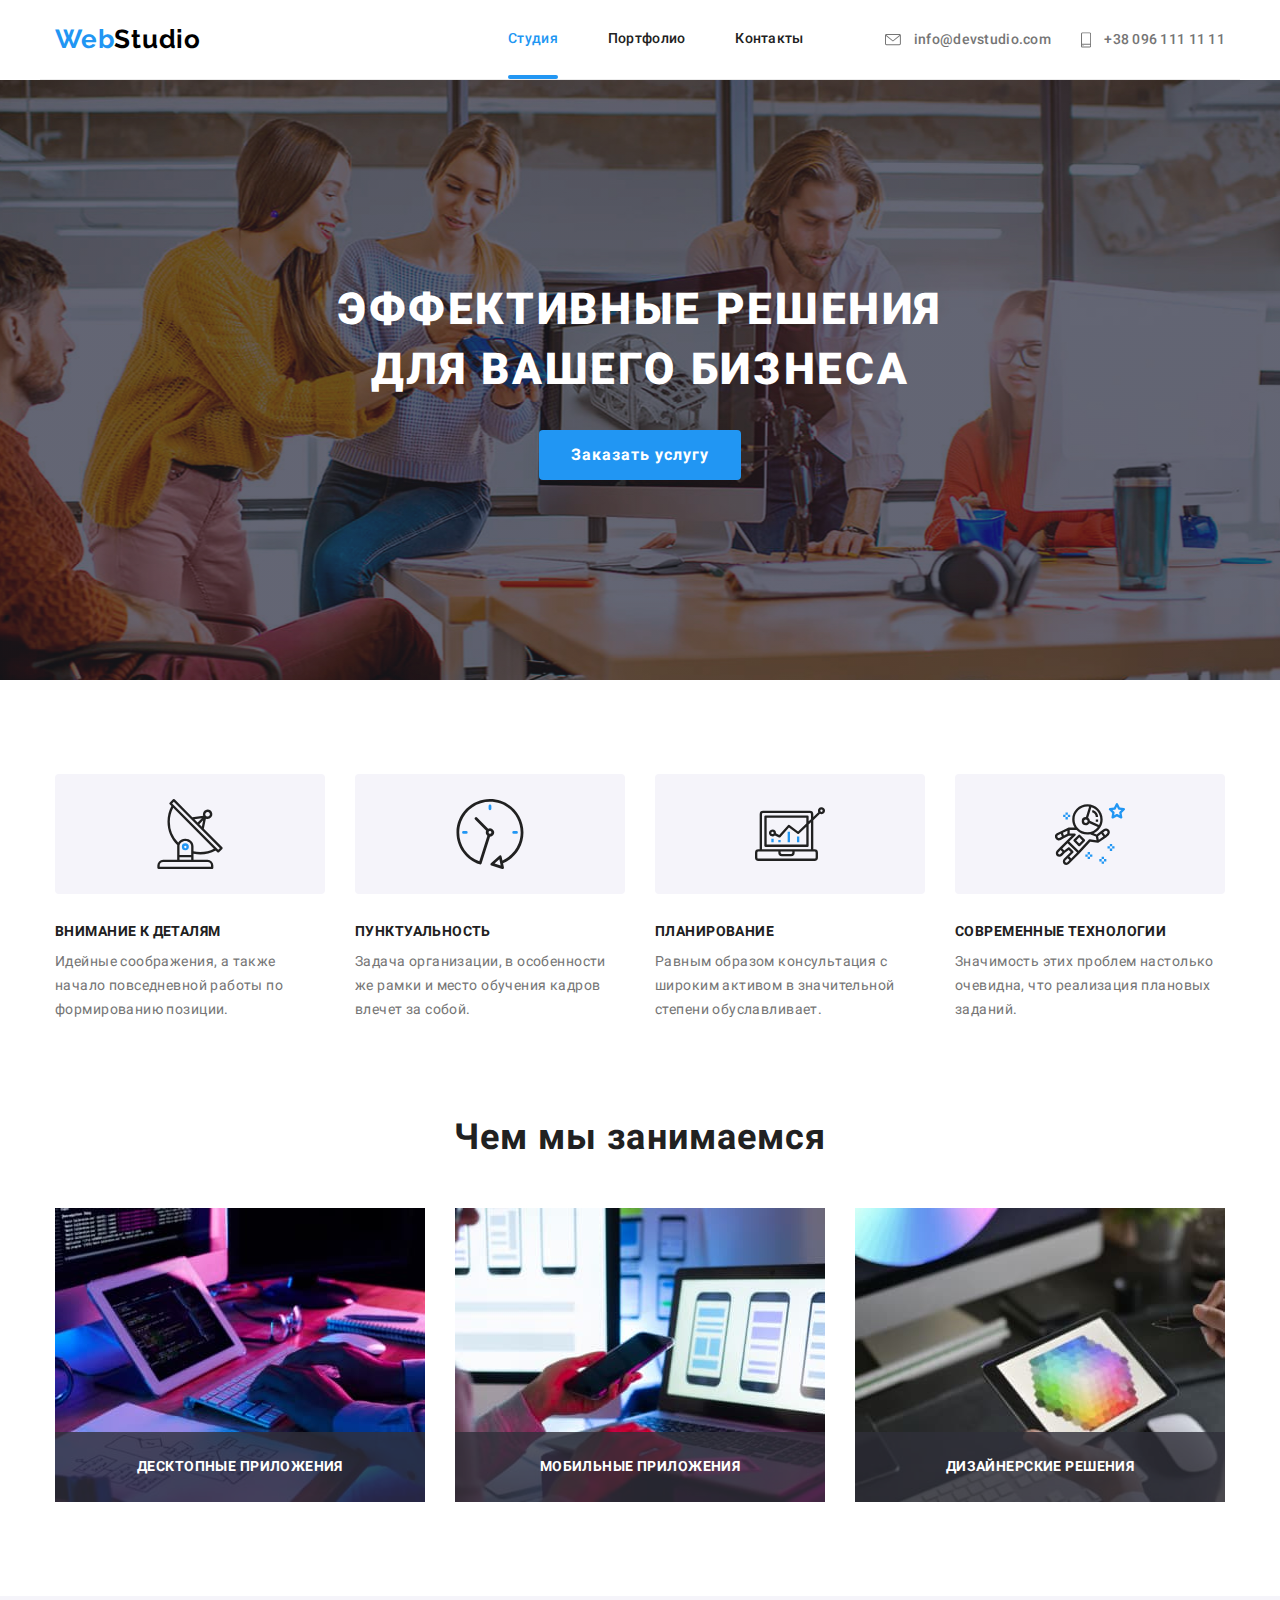
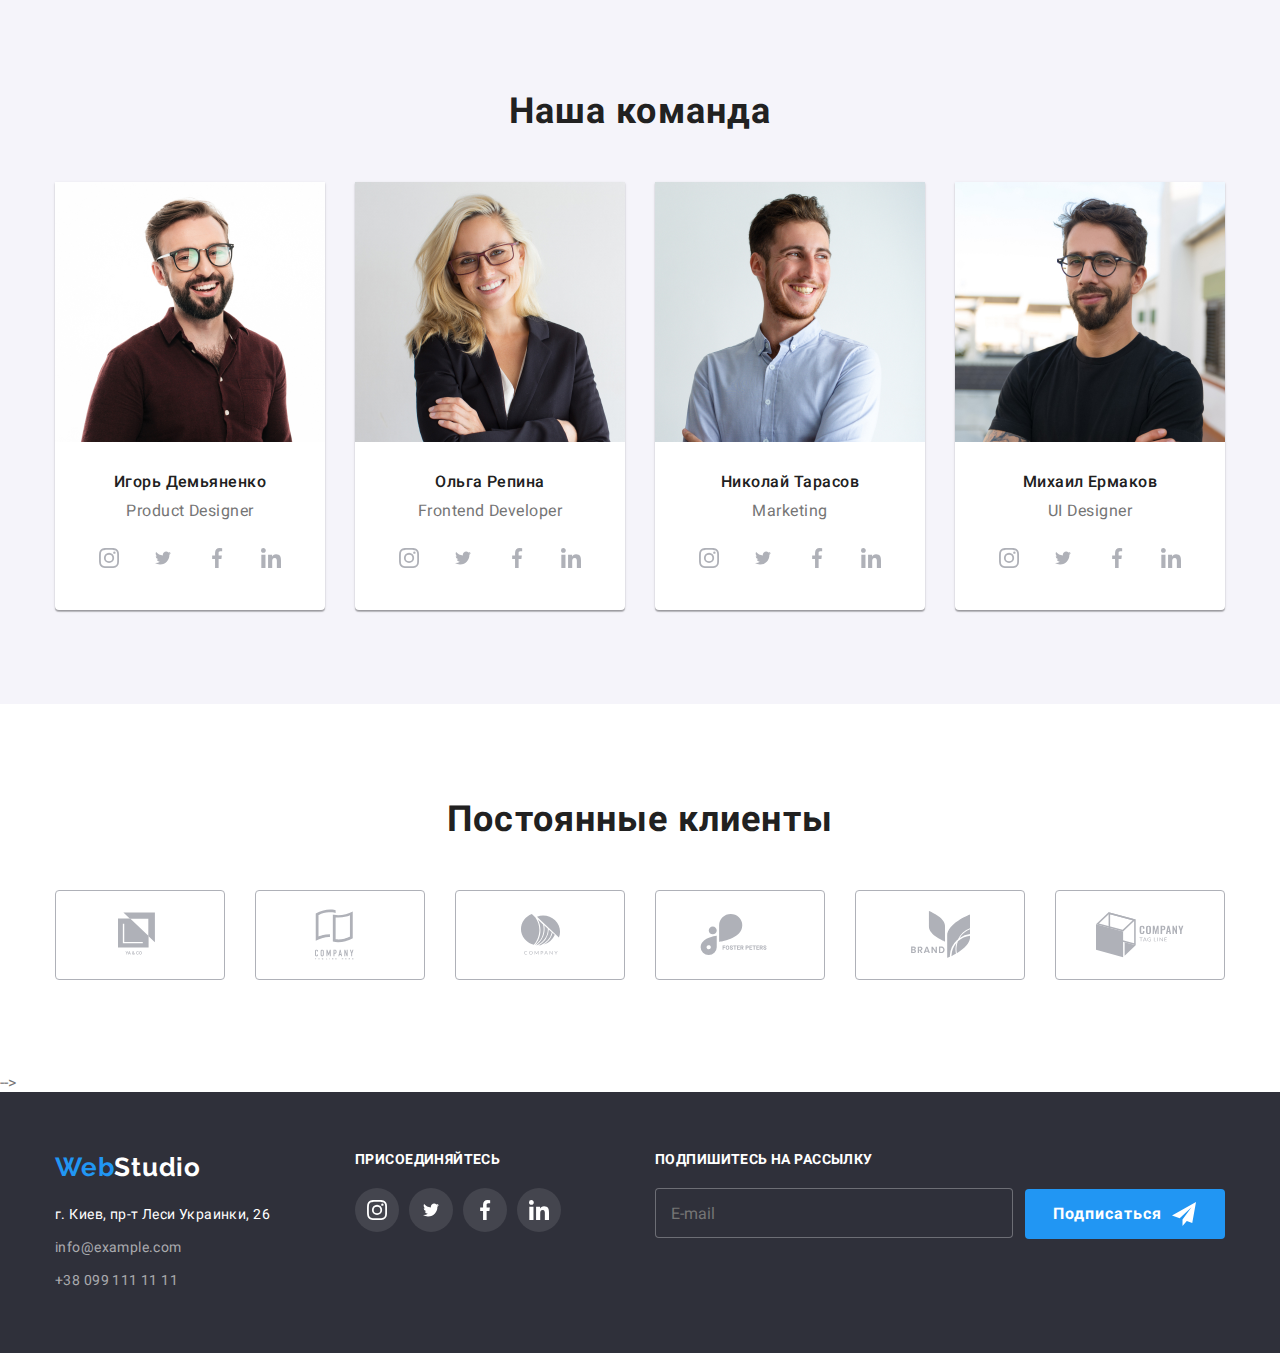
<file: index.html>
<!DOCTYPE html>
<html lang="ru">
  <head>
    <meta charset="UTF-8" />
    <meta name="viewport" content="width=device-width, initial-scale=1.0" />
    <meta http-equiv="X-UA-Compatible" content="IE=Edge" />
    <title>Web Studio</title>
    <!--<link
      href="https://fonts.googleapis.com/css2?family=Raleway:wght@700&family=Roboto:wght@400;500;700;900&display=swap"
      rel="stylesheet"
    />-->
    <!--<link
      rel="stylesheet"
      href="https://cdnjs.cloudflare.com/ajax/libs/modern-normalize/0.7.0/modern-normalize.min.css"
    />-->
    <link rel="stylesheet" href="./css/main.min.css" />
  </head>
  <body>
    <!--Шапка-->
    <header class="page-header container">
      <a href="./index.html" class="logo"><span>Web</span>Studio</a>
      <div class="navigation">
        <button
          type="button"
          class="menu-button"
          aria-expanded="false"
          aria-controls="menu-container"
          data-menu-button
        >
          <svg
            width="24"
            height="24"
            fill="black"
            aria-label="Переключатель мобильного меню"
          >
            <use
              class="icon-cross"
              href="./image/icon/spritemenu.svg#icon-cross"
            ></use>
            <use
              class="icon-menu"
              href="./image/icon/spritemenu.svg#icon-menu"
            ></use>
          </svg>
        </button>
        <div class="menu-container" id="menu-container" data-menu>
          <nav class="menu-nav">
            <ul class="site-nav list">
              <li class="item">
                <a href="./index.html" class="link current">Студия</a>
              </li>
              <li class="item">
                <a href="./portfolio.html" class="link hover-line">Портфолио</a>
              </li>
              <li class="item">
                <a href="#contacts" class="link hover-line">Контакты</a>
              </li>
            </ul>
          </nav>
          <ul class="contacts list">
            <li class="contacts-item">
              <a class="link mail" href="mailto:info@devstudio.com">
                <svg class="icon-envelope" width="16" height="12">
                  <use href="./image/icon/sprite.svg#icon-envelope"></use>
                </svg>
                info@devstudio.com
              </a>
            </li>
            <li class="contacts-item">
              <a class="link phone" href="tel:+380961111111">
                <svg class="icon-smartphone" width="10" height="16">
                  <use href="./image/icon/sprite.svg#icon-smartphone"></use>
                </svg>
                +38 096 111 11 11
              </a>
            </li>
          </ul>
        </div>
      </div>
    </header>

    <main>
      <!--Герой-->
      <section class="hero">
        <div class="conteiner">
          <div class="overlay">
            <h1 class="hero-title">
              Эффективные решения <br />
              для вашего бизнеса
            </h1>
            <button type="button" class="button" data-modal-open>
              Заказать услугу
            </button>
          </div>
        </div>
      </section>

      <!-- Преимущества -->
      <section class="section features">
        <div class="container">
          <h2 class="section-title visually-hidden">Преимущества</h2>
          <ul class="features-list list">
            <li class="item antenna">
              <div class="faetures-background">
                <svg class="features-item" width="70" height="70">
                  <use href="./image/icon/sprite.svg#icon-antenna"></use>
                </svg>
              </div>

              <h3 class="title">Внимание к деталям</h3>
              <p class="desc">
                Идейные соображения, а также начало повседневной работы по
                формированию позиции.
              </p>
            </li>
            <li class="item clock">
              <div class="faetures-background">
                <svg class="features-item" width="70" height="70">
                  <use href="./image/icon/sprite.svg#icon-clock"></use>
                </svg>
              </div>
              <h3 class="title">Пунктуальность</h3>
              <p class="desc">
                Задача организации, в особенности же рамки и место обучения
                кадров влечет за собой.
              </p>
            </li>
            <li class="item diagram">
              <div class="faetures-background">
                <svg class="features-item" width="70" height="70">
                  <use href="./image/icon/sprite.svg#icon-diagram"></use>
                </svg>
              </div>
              <h3 class="title">Планирование</h3>
              <p class="desc">
                Равным образом консультация с широким активом в значительной
                степени обуславливает.
              </p>
            </li>
            <li class="item astronaut">
              <div class="faetures-background">
                <svg class="features-item" width="70" height="70">
                  <use href="./image/icon/sprite.svg#icon-astronaut"></use>
                </svg>
              </div>
              <h3 class="title">Современные технологии</h3>
              <p class="desc">
                Значимость этих проблем настолько очевидна, что реализация
                плановых заданий.
              </p>
            </li>
          </ul>
        </div>
      </section>

      <!--Чем мы занимаемся-->
      <section class="section section-work">
        <div class="container">
          <h2 class="section-title">Чем мы занимаемся</h2>
          <ul class="work-items list">
            <li class="item">
              <div>
                <img
                  srcset="
                    ./image/desktop/desktop.jpg    1x,
                    ./image/desktop/desktop@2x.jpg 2x
                  "
                  src="./image/desktop/desktop.jpg"
                  alt="ноутбук"
                  width="370"
                />
                <p class="work">Десктопные приложения</p>
              </div>
            </li>
            <li class="item">
              <div>
                <img
                  srcset="
                    ./image/desktop/mobile.jpg    1x,
                    ./image/desktop/mobile@2x.jpg 2x
                  "
                  src="./image/desktop/mobile.jpg"
                  alt="мобильны телефон"
                  width="370"
                />
                <p class="work">Мобильные приложения</p>
              </div>
            </li>
            <li class="item">
              <div>
                <img
                  srcset="
                    ./image/desktop/desing.jpg    1x,
                    ./image/desktop/desing@2x.jpg 2x
                  "
                  src="./image/desktop/desing.jpg"
                  alt="монитор с дизайном"
                  width="370"
                />
                <p class="work">Дизайнерские решения</p>
              </div>
            </li>
          </ul>
        </div>
      </section>

      <!--Наша команда-->
      <section class="section section-team">
        <div class="container">
          <h2 class="section-title">Наша команда</h2>
          <ul class="list team-list">
            <li class="team-item">
              <picture>
                <source
                  srcset="
                    ./image/desktop/ihor-demyanenko.jpg    1x,
                    ./image/desktop/ihor-demyanenko@2x.jpg 2x
                  "
                  media="(min-width: 1200px)"
                />
                <source
                  srcset="
                    ./image/tablet/ihor-demyanenko.jpg    1x,
                    ./image/tablet/ihor-demyanenko@2x.jpg 2x
                  "
                  media="(min-width: 768px)"
                />
                <source
                  srcset="
                    ./image/mobile/ihor-demyanenko.jpg    1x,
                    ./image/mobile/ihor-demyanenko@2x.jpg 2x
                  "
                  media="(max-width: 767px)"
                />
                <img
                  class="img"
                  src="./image/desktop/ihor-demyanenko.jpg"
                  alt="фотография Игоря Демьяненко"
                  width="270"
                />
              </picture>
              <h3 class="team">Игорь Демьяненко</h3>
              <p class="prof" lang="en">Product Designer</p>
              <ul class="social-links list">
                <li class="social-item">
                  <a
                    class="social-link link"
                    href="https://www.instagram.com/"
                    target="_blank"
                    rel="noreferrer noopener"
                  >
                    <svg class="icon-insta icons" width="20" height="20">
                      <use href="./image/icon/sprite.svg#icon-insta"></use>
                    </svg>
                  </a>
                </li>
                <li class="social-item">
                  <a
                    class="social-link link"
                    href="https://www.twitter.com/"
                    target="_blank"
                    rel="noreferrer noopener"
                  >
                    <svg class="icon-twitter icons" width="20" height="16">
                      <use href="./image/icon/sprite.svg#icon-twitter"></use>
                    </svg>
                  </a>
                </li>
                <li class="social-item">
                  <a
                    class="social-link link"
                    href="https://www.facebook.com/"
                    target="_blank"
                    rel="noreferrer noopener"
                    ><svg class="icon-facebook icons" width="20" height="30">
                      <use href="./image/icon/sprite.svg#icon-facebook"></use>
                    </svg>
                  </a>
                </li>
                <li class="social-item">
                  <a
                    class="social-link link"
                    href="https://www.linkedin.com/"
                    target="_blank"
                    rel="noreferrer noopener"
                  >
                    <svg class="icon-linkedin icons" width="20" height="20">
                      <use href="./image/icon/sprite.svg#icon-linkedin"></use>
                    </svg>
                  </a>
                </li>
              </ul>
            </li>
            <li class="team-item">
              <picture>
                <source
                  srcset="
                    ./image/desktop/olha-repina.jpg    1x,
                    ./image/desktop/olha-repina@2x.jpg 2x
                  "
                  media="(min-width: 1200px)"
                />
                <source
                  srcset="
                    ./image/tablet/olha-repina.jpg    1x,
                    ./image/tablet/olha-repina@2x.jpg 2x
                  "
                  media="(min-width: 768px)"
                />
                <source
                  srcset="
                    ./image/mobile/olha-repina.jpg    1x,
                    ./image/mobile/olha-repina@2x.jpg 2x
                  "
                  media="(max-width: 767px)"
                />
                <img
                  class="img"
                  src="./image/desktop/olha-repina.jpg"
                  alt="фотография Ольги Репиной"
                  width="270"
                />
              </picture>
              <h3 class="team">Ольга Репина</h3>
              <p class="prof" lang="en">Frontend Developer</p>
              <ul class="social-links list">
                <li class="social-item">
                  <a
                    class="social-link link"
                    href="https://www.instagram.com/"
                    target="_blank"
                    rel="noreferrer noopener"
                  >
                    <svg class="icon-insta icons" width="20" height="20">
                      <use href="./image/icon/sprite.svg#icon-insta"></use>
                    </svg>
                  </a>
                </li>
                <li class="social-item">
                  <a
                    class="social-link link"
                    href="https://www.twitter.com/"
                    target="_blank"
                    rel="noreferrer noopener"
                  >
                    <svg class="icon-twitter icons" width="20" height="16">
                      <use href="./image/icon/sprite.svg#icon-twitter"></use>
                    </svg>
                  </a>
                </li>
                <li class="social-item">
                  <a
                    class="social-link link"
                    href="https://www.facebook.com/"
                    target="_blank"
                    rel="noreferrer noopener"
                    ><svg class="icon-facebook icons" width="20" height="30">
                      <use href="./image/icon/sprite.svg#icon-facebook"></use>
                    </svg>
                  </a>
                </li>
                <li class="social-item">
                  <a
                    class="social-link link"
                    href="https://www.linkedin.com/"
                    target="_blank"
                    rel="noreferrer noopener"
                  >
                    <svg class="icon-linkedin icons" width="20" height="20">
                      <use href="./image/icon/sprite.svg#icon-linkedin"></use>
                    </svg>
                  </a>
                </li>
              </ul>
            </li>
            <li class="team-item">
              <picture>
                <source
                  srcset="
                    ./image/desktop/nikolay-tarasov.jpg    1x,
                    ./image/desktop/nikolay-tarasov@2x.jpg 2x
                  "
                  media="(min-width: 1200px)"
                />
                <source
                  srcset="
                    ./image/tablet/nikolay-tarasov.jpg    1x,
                    ./image/tablet/nikolay-tarasov@2x.jpg 2x
                  "
                  media="(min-width: 768px)"
                />
                <source
                  srcset="
                    ./image/mobile/nikolay-tarasov.jpg    1x,
                    ./image/mobile/nikolay-tarasov@2x.jpg 2x
                  "
                  media="(max-width: 767px)"
                />
                <img
                  class="img"
                  src="./image/desktop/nikolay-tarasov.jpg"
                  alt="фотография Николая Тарасова"
                  width="270"
                />
              </picture>
              <h3 class="team">Николай Тарасов</h3>
              <p class="prof" lang="en">Marketing</p>
              <ul class="social-links list">
                <li class="social-item">
                  <a
                    class="social-link link"
                    href="https://www.instagram.com/"
                    target="_blank"
                    rel="noreferrer noopener"
                  >
                    <svg class="icon-insta icons" width="20" height="20">
                      <use href="./image/icon/sprite.svg#icon-insta"></use>
                    </svg>
                  </a>
                </li>
                <li class="social-item">
                  <a
                    class="social-link link"
                    href="https://www.twitter.com/"
                    target="_blank"
                    rel="noreferrer noopener"
                  >
                    <svg class="icon-twitter icons" width="20" height="16">
                      <use href="./image/icon/sprite.svg#icon-twitter"></use>
                    </svg>
                  </a>
                </li>
                <li class="social-item">
                  <a
                    class="social-link link"
                    href="https://www.facebook.com/"
                    target="_blank"
                    rel="noreferrer noopener"
                    ><svg class="icon-facebook icons" width="20" height="30">
                      <use href="./image/icon/sprite.svg#icon-facebook"></use>
                    </svg>
                  </a>
                </li>
                <li class="social-item">
                  <a
                    class="social-link link"
                    href="https://www.linkedin.com/"
                    target="_blank"
                    rel="noreferrer noopener"
                  >
                    <svg class="icon-linkedin icons" width="20" height="20">
                      <use href="./image/icon/sprite.svg#icon-linkedin"></use>
                    </svg>
                  </a>
                </li>
              </ul>
            </li>
            <li class="team-item">
              <picture>
                <source
                  srcset="
                    ./image/desktop/mihail-yarmakov.jpg    1x,
                    ./image/desktop/mihail-yarmakov@2x.jpg 2x
                  "
                  media="(min-width: 1200px)"
                />
                <source
                  srcset="
                    ./image/tablet/mihail-yarmakov.jpg    1x,
                    ./image/tablet/mihail-yarmakov@2x.jpg 2x
                  "
                  media="(min-width: 768px)"
                />
                <source
                  srcset="
                    ./image/mobile/mihail-yarmakov.jpg    1x,
                    ./image/mobile/mihail-yarmakov@2x.jpg 2x
                  "
                  media="(max-width: 767px)"
                />
                <img
                  class="img"
                  src="./image/desktop/mihail-yarmakov.jpg"
                  alt="фотография Михаила Ермакова"
                  width="270"
                />
              </picture>
              <h3 class="team">Михаил Ермаков</h3>
              <p class="prof" lang="en">UI Designer</p>
              <ul class="social-links list">
                <li class="social-item">
                  <a
                    class="social-link link"
                    href="https://www.instagram.com/"
                    target="_blank"
                    rel="noreferrer noopener"
                  >
                    <svg class="icon-insta icons" width="20" height="20">
                      <use href="./image/icon/sprite.svg#icon-insta"></use>
                    </svg>
                  </a>
                </li>
                <li class="social-item">
                  <a
                    class="social-link link"
                    href="https://www.twitter.com/"
                    target="_blank"
                    rel="noreferrer noopener"
                  >
                    <svg class="icon-twitter icons" width="20" height="16">
                      <use href="./image/icon/sprite.svg#icon-twitter"></use>
                    </svg>
                  </a>
                </li>
                <li class="social-item">
                  <a
                    class="social-link link"
                    href="https://www.facebook.com/"
                    target="_blank"
                    rel="noreferrer noopener"
                    ><svg class="icon-facebook icons" width="20" height="30">
                      <use href="./image/icon/sprite.svg#icon-facebook"></use>
                    </svg>
                  </a>
                </li>
                <li class="social-item">
                  <a
                    class="social-link link"
                    href="https://www.linkedin.com/"
                    target="_blank"
                    rel="noreferrer noopener"
                  >
                    <svg class="icon-linkedin icons" width="20" height="20">
                      <use href="./image/icon/sprite.svg#icon-linkedin"></use>
                    </svg>
                  </a>
                </li>
              </ul>
            </li>
          </ul>
        </div>
      </section>

      <!--Постоянные клиенты-->
      <section class="section">
        <div class="container">
          <h2 class="section-title">Постоянные клиенты</h2>
          <ul class="clients list">
            <li class="clients-item">
              <a class="clients-item-link" href=""
                ><svg class="icon-client" width="45" height="50">
                  <use href="./image/icon/sprite.svg#icon-client1"></use>
                </svg>
              </a>
            </li>
            <li class="clients-item">
              <a class="clients-item-link" href=""
                ><svg class="icon-client" width="50" height="65">
                  <use href="./image/icon/sprite.svg#icon-client2"></use>
                </svg>
              </a>
            </li>
            <li class="clients-item">
              <a class="clients-item-link" href=""
                ><svg class="icon-client" width="41" height="43">
                  <use href="./image/icon/sprite.svg#icon-client3"></use>
                </svg>
              </a>
            </li>
            <li class="clients-item">
              <a class="clients-item-link" href=""
                ><svg class="icon-client" width="80" height="42">
                  <use href="./image/icon/sprite.svg#icon-client4"></use>
                </svg>
              </a>
            </li>
            <li class="clients-item">
              <a class="clients-item-link" href=""
                ><svg class="icon-client" width="59" height="47">
                  <use href="./image/icon/sprite.svg#icon-client5"></use>
                </svg>
              </a>
            </li>
            <li class="clients-item">
              <a class="clients-item-link" href=""
                ><svg class="icon-client" width="88" height="46">
                  <use href="./image/icon/sprite.svg#icon-client6"></use>
                </svg>
              </a>
            </li>
          </ul>
        </div>
      </section>

      <!--Модальное окно-->
      <div class="backdrop is-hidden" data-modal>
        <div class="modal">
          <button type="button" class="button-close" data-modal-close>
            <svg class="close" width="11" height="11">
              <use href="./image/icon/sprite.svg#icon-close"></use>
            </svg>
          </button>
          <form class="form-modal" action="#" method="post">
            <p class="form-paragraf">Оставьте свои данные, мы вам перезвоним</p>
            <ul class="list form-modal-list">
              <li class="form-fild">
                <label for="name" class="form-label">Имя</label>
                <input
                  class="form-input"
                  type="text"
                  name="user-name"
                  id="name"
                />
                <span class="icon">
                  <svg class="icon-item">
                    <use href="./image/icon/sprite.svg#icon-person"></use>
                  </svg>
                </span>
              </li>
              <li class="form-fild">
                <label for="tel" class="form-label">Телефон</label>
                <input
                  class="form-input"
                  type="tel"
                  name="user-phone"
                  id="tel"
                />
                <span class="icon">
                  <svg class="icon-item">
                    <use href="./image/icon/sprite.svg#icon-phone"></use>
                  </svg>
                </span>
              </li>
              <li class="form-fild">
                <label for="email" class="form-label">Почта</label>
                <input
                  class="form-input"
                  type="email"
                  name="user-email"
                  id="email"
                />
                <span class="icon">
                  <svg class="icon-item">
                    <use href="./image/icon/sprite.svg#icon-email"></use>
                  </svg>
                </span>
              </li>
              <li class="form-fild">
                <label for="comment" class="form-label">Комментарий</label>
                <textarea
                  class="comment"
                  name="comment"
                  id="comment"
                  placeholder="Введите текст"
                ></textarea>
              </li>
              <li class="form-fild-checkbox">
                <label class="checkbox" for="checkbox">
                  <input
                    class="visually-hidden input-checkbox"
                    type="checkbox"
                    name="checkbox"
                    id="checkbox"
                  />
                  <span class="icon-checkbox"></span>
                  <span> Соглашаюсь с рассылкой и принимаю</span>
                  <a class="agreement" href="#"> Условия договора</a>
                </label>
              </li>
            </ul>
            <button class="button form-button" type="submit">Отправить</button>
          </form>
        </div>
      </div>
    </main>
    -->

    <!-- Подвал -->

    <footer class="footer">
      <div class="container footer-container">
        <div class="footer-flexbox">
          <a href="./index.html" class="footer-logo logo"
            ><span>Web</span>Studio</a
          >
          <address class="address" id="contacts">
            г. Киев, пр-т Леси Украинки, 26 <br />
            <a href="mailto:info@example.com" class="footer-contacts link"
              >info@example.com</a
            ><br />
            <a href="tel:+380991111111" class="footer-contacts link"
              >+38 099 111 11 11</a
            >
          </address>
        </div>

        <div class="footer-flexbox">
          <b class="caption">присоединяйтесь</b>
          <ul class="social-links list">
            <li class="social-item">
              <a
                class="social-link link"
                href="https://www.instagram.com/"
                target="_blank"
                rel="noreferrer noopener"
              >
                <svg class="icon-insta icons" width="20" height="20">
                  <use href="./image/icon/sprite.svg#icon-insta"></use>
                </svg>
              </a>
            </li>
            <li class="social-item">
              <a
                class="social-link link"
                href="https://www.twitter.com/"
                target="_blank"
                rel="noreferrer noopener"
              >
                <svg class="icon-twitter icons" width="20" height="16">
                  <use href="./image/icon/sprite.svg#icon-twitter"></use>
                </svg>
              </a>
            </li>
            <li class="social-item">
              <a
                class="social-link link"
                href="https://www.facebook.com/"
                target="_blank"
                rel="noreferrer noopener"
                ><svg class="icon-facebook icons" width="20" height="30">
                  <use href="./image/icon/sprite.svg#icon-facebook"></use>
                </svg>
              </a>
            </li>
            <li class="social-item">
              <a
                class="social-link link"
                href="https://www.linkedin.com/"
                target="_blank"
                rel="noreferrer noopener"
              >
                <svg class="icon-linkedin icons" width="20" height="20">
                  <use href="./image/icon/sprite.svg#icon-linkedin"></use>
                </svg>
              </a>
            </li>
          </ul>
        </div>
        <div class="footer-flexbox subscribe">
          <b class="caption">Подпишитесь на рассылку</b>
          <form>
            <input
              type="email"
              name="user-email"
              class="footer-subscribe"
              placeholder="E-mail"
            />
            <button type="submit" class="button plane">
              Подписаться
              <svg class="icon-plane" width="24" height="24">
                <use href="./image/icon/sprite.svg#icon-plane"></use>
              </svg>
            </button>
          </form>
          <!-- форма для введения электронной почты-->
        </div>
      </div>
    </footer>

    <script src="./js/menu.js"></script>
    <script src="./js/modal.js"></script>
  </body>
</html>
</file>
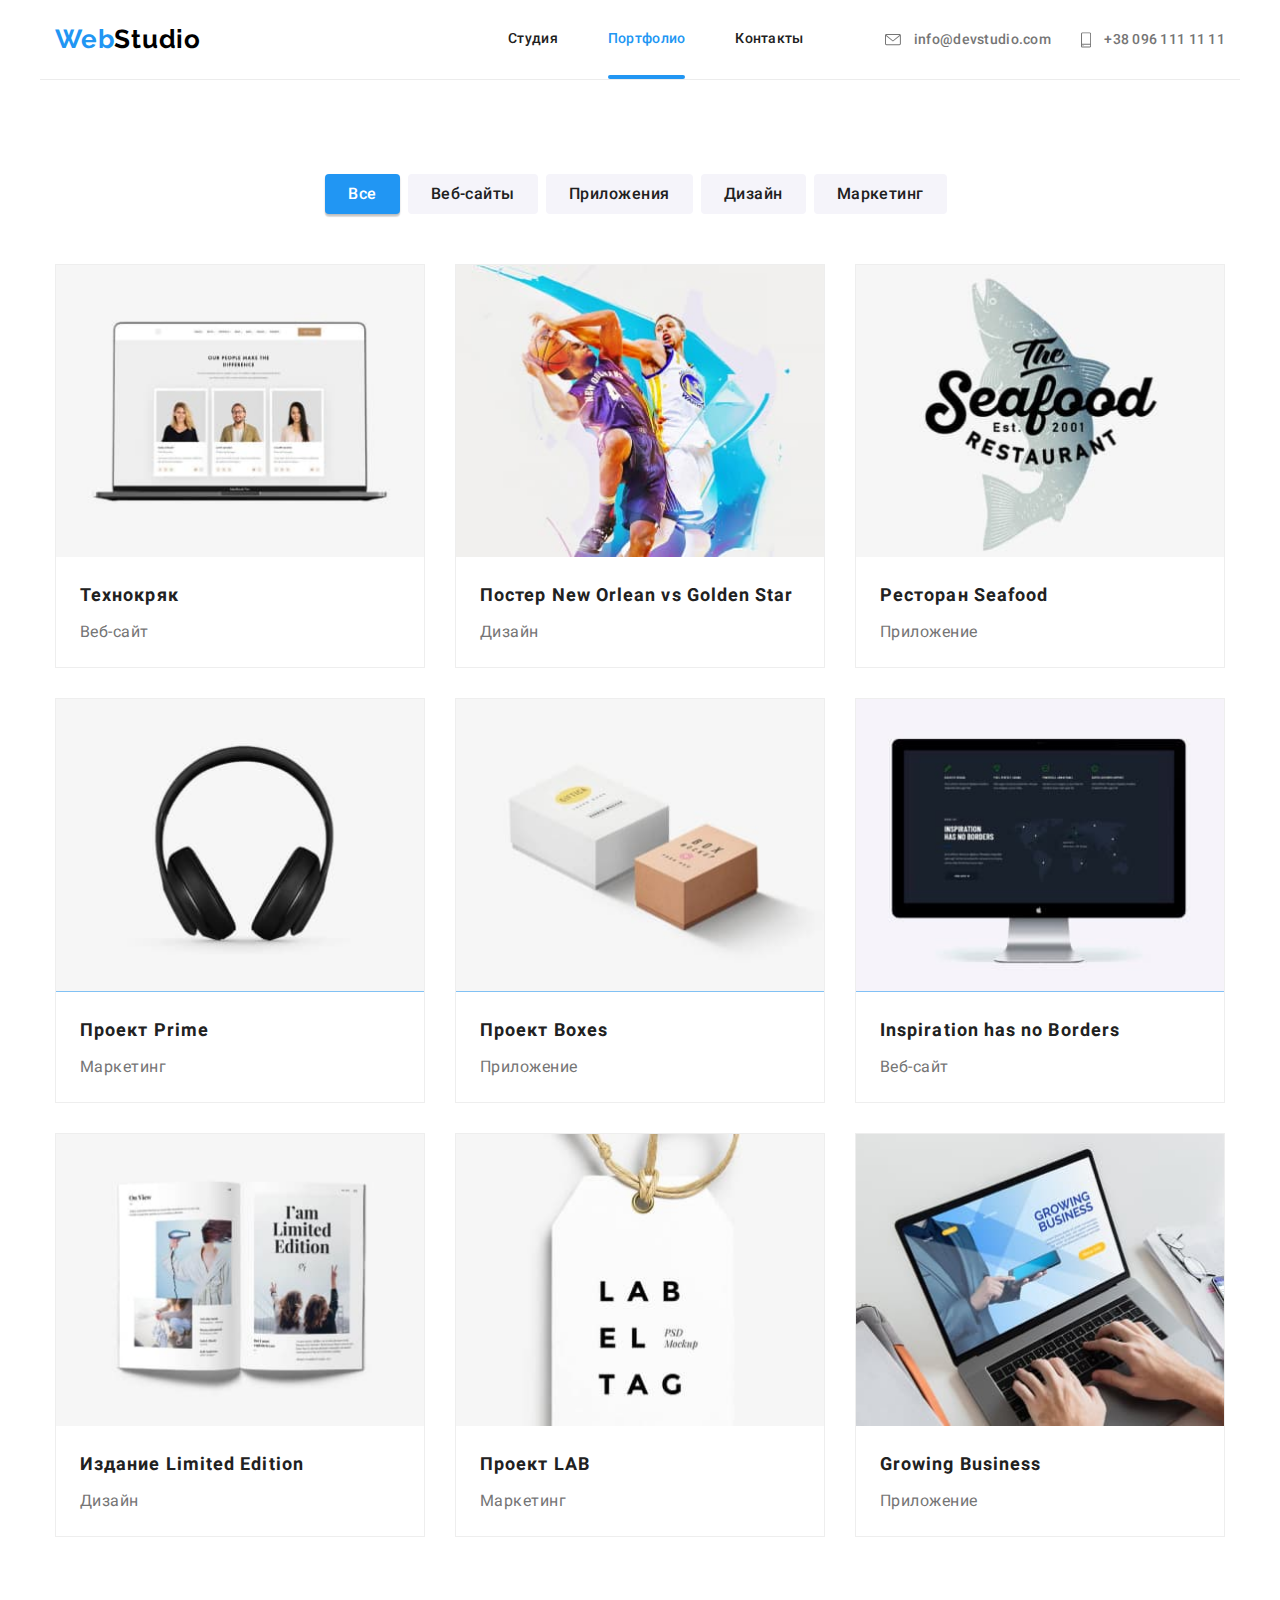
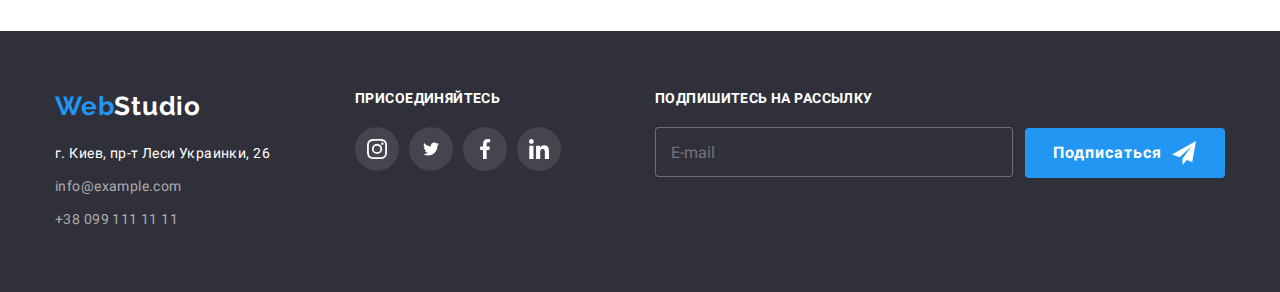
<file: portfolio.html>
<!DOCTYPE html>
<html lang="en">
  <head>
    <meta charset="UTF-8" />
    <meta name="viewport" content="width=device-width, initial-scale=1.0" />
    <meta http-equiv="X-UA-Compatible" content="IE=Edge" />
    <title>Portfolio</title>
    <link
      href="https://fonts.googleapis.com/css2?family=Raleway:wght@700&family=Roboto:wght@400;500;700;900&display=swap"
      rel="stylesheet"
    />
    <link
      rel="stylesheet"
      href="https://cdnjs.cloudflare.com/ajax/libs/modern-normalize/0.7.0/modern-normalize.min.css"
    />
    <link rel="stylesheet" href="./css/portfolio.css" />
  </head>

  <body>
    <!--Шапка-->
    <header class="page-header container">
      <a href="./index.html" class="logo"><span>Web</span>Studio</a>
      <div class="navigation">
        <button
          type="button"
          class="menu-button"
          aria-expanded="false"
          aria-controls="menu-container"
          data-menu-button
        >
          <svg
            width="24"
            height="24"
            fill="black"
            aria-label="Переключатель мобильного меню"
          >
            <use
              class="icon-cross"
              href="./image/icon/spritemenu.svg#icon-cross"
            ></use>
            <use
              class="icon-menu"
              href="./image/icon/spritemenu.svg#icon-menu"
            ></use>
          </svg>
        </button>
        <div class="menu-container" id="menu-container" data-menu>
          <nav class="menu-nav">
            <ul class="site-nav list">
              <li class="item">
                <a href="./index.html" class="link hover-line">Студия</a>
              </li>
              <li class="item">
                <a href="./portfolio.html" class="link current">Портфолио</a>
              </li>
              <li class="item">
                <a href="#contacts" class="link hover-line">Контакты</a>
              </li>
            </ul>
          </nav>
          <ul class="contacts list">
            <li class="contacts-item">
              <a class="link mail" href="mailto:info@devstudio.com">
                <svg class="icon-envelope" width="16" height="12">
                  <use href="./image/icon/sprite.svg#icon-envelope"></use>
                </svg>
                info@devstudio.com
              </a>
            </li>
            <li class="contacts-item">
              <a class="link phone" href="tel:+380961111111">
                <svg class="icon-smartphone" width="10" height="16">
                  <use href="./image/icon/sprite.svg#icon-smartphone"></use>
                </svg>
                +38 096 111 11 11
              </a>
            </li>
          </ul>
        </div>
      </div>
    </header>

    <main>
      <!--Портфолио-->
      <section class="section">
        <div class="container">
          <h1 class="section-title visually-hidden">Портфолио</h1>
          <ul class="list filter">
            <li>
              <button type="button" class="filter-button active">Все</button>
            </li>
            <li>
              <button type="button" class="filter-button">Веб-сайты</button>
            </li>
            <li>
              <button type="button" class="filter-button">Приложения</button>
            </li>
            <li>
              <button type="button" class="filter-button">Дизайн</button>
            </li>
            <li>
              <button type="button" class="filter-button">Маркетинг</button>
            </li>
          </ul>
          <ul class="container portfolio list">
            <li class="portfolio-item">
              <a class="portfolio-link link" href="">
                <div class="picture">
                  <picture>
                    <source
                      srcset="
                        ./image/desktop/techno.jpg    1x,
                        ./image/desktop/techno@2x.jpg 2x
                      "
                      media="(min-width: 1200px)"
                    />
                    <source
                      srcset="
                        ./image/tablet/techno.jpg    1x,
                        ./image/tablet/techno@2x.jpg 2x
                      "
                      media="(min-width: 768px)"
                    />
                    <source
                      srcset="
                        ./image/mobile/techno.jpg    1x,
                        ./image/mobile/techno@2x.jpg 2x
                      "
                      media="(max-width: 767px)"
                    />
                    <img
                      src="./image/desktop/techno.jpg"
                      alt="технокряк"
                      width="370"
                    />
                  </picture>

                  <p class="text">
                    Технокряк это современная площадка распространения
                    коронавируса. Компании используют эту платформу для
                    цифрового шпионажа и атак на защищённые сервера конкурентов.
                  </p>
                </div>
                <div class="content">
                  <h2 class="subtitle">Технокряк</h2>
                  <p class="subject">Веб-сайт</p>
                </div>
              </a>
            </li>
            <li class="portfolio-item">
              <a class="portfolio-link link" href="">
                <div class="picture">
                  <picture>
                    <source
                      srcset="
                        ./image/desktop/poster.jpg    1x,
                        ./image/desktop/poster@2x.jpg 2x
                      "
                      media="(min-width: 1200px)"
                    />
                    <source
                      srcset="
                        ./image/tablet/poster.jpg    1x,
                        ./image/tablet/poster@2x.jpg 2x
                      "
                      media="(min-width: 768px)"
                    />
                    <source
                      srcset="
                        ./image/mobile/poster.jpg    1x,
                        ./image/mobile/poster@2x.jpg 2x
                      "
                      media="(max-width: 767px)"
                    />
                    <img
                      src="./image/desktop/poster.jpg"
                      alt="постер"
                      width="370"
                    />
                  </picture>

                  <p class="text">
                    Технокряк это современная площадка распространения
                    коронавируса. Компании используют эту платформу для
                    цифрового шпионажа и атак на защищённые сервера конкурентов.
                  </p>
                </div>
                <div class="content">
                  <h2 class="subtitle">Постер New Orlean vs Golden Star</h2>
                  <p class="subject">Дизайн</p>
                </div>
              </a>
            </li>
            <li class="portfolio-item">
              <a class="portfolio-link link" href="">
                <div class="picture">
                  <picture>
                    <source
                      srcset="
                        ./image/desktop/restaurant.jpg    1x,
                        ./image/desktop/restaurant@2x.jpg 2x
                      "
                      media="(min-width: 1200px)"
                    />
                    <source
                      srcset="
                        ./image/tablet/restaurant.jpg    1x,
                        ./image/tablet/restaurant@2x.jpg 2x
                      "
                      media="(min-width: 768px)"
                    />
                    <source
                      srcset="
                        ./image/mobile/restaurant.jpg    1x,
                        ./image/mobile/restaurant@2x.jpg 2x
                      "
                      media="(max-width: 767px)"
                    />
                    <img
                      src="./image/desktop/restaurant.jpg"
                      alt="лого ресторана"
                      width="370"
                    />
                  </picture>

                  <p class="text">
                    Технокряк это современная площадка распространения
                    коронавируса. Компании используют эту платформу для
                    цифрового шпионажа и атак на защищённые сервера конкурентов.
                  </p>
                </div>
                <div class="content">
                  <h2 class="subtitle">Ресторан Seafood</h2>
                  <p class="subject">Приложение</p>
                </div>
              </a>
            </li>
            <li class="portfolio-item">
              <a class="portfolio-link link" href="">
                <div class="picture">
                  <picture>
                    <source
                      srcset="
                        ./image/desktop/prime.jpg    1x,
                        ./image/desktop/prime@2x.jpg 2x
                      "
                      media="(min-width: 1200px)"
                    />
                    <source
                      srcset="
                        ./image/tablet/prime.jpg    1x,
                        ./image/tablet/prime@2x.jpg 2x
                      "
                      media="(min-width: 768px)"
                    />
                    <source
                      srcset="
                        ./image/mobile/prime.jpg    1x,
                        ./image/mobile/prime@2x.jpg 2x
                      "
                      media="(max-width: 767px)"
                    />
                    <img
                      src="./image/desktop/prime.jpg"
                      alt="наушники"
                      width="370"
                    />
                  </picture>

                  <p class="text">
                    Технокряк это современная площадка распространения
                    коронавируса. Компании используют эту платформу для
                    цифрового шпионажа и атак на защищённые сервера конкурентов.
                  </p>
                </div>

                <div class="content">
                  <h2 class="subtitle">Проект Prime</h2>
                  <p class="subject">Маркетинг</p>
                </div>
              </a>
            </li>
            <li class="portfolio-item">
              <a class="portfolio-link link" href="">
                <div class="picture">
                  <picture>
                    <source
                      srcset="
                        ./image/desktop/boxes.jpg    1x,
                        ./image/desktop/boxes@2x.jpg 2x
                      "
                      media="(min-width: 1200px)"
                    />
                    <source
                      srcset="
                        ./image/tablet/boxes.jpg    1x,
                        ./image/tablet/boxes@2x.jpg 2x
                      "
                      media="(min-width: 768px)"
                    />
                    <source
                      srcset="
                        ./image/mobile/boxes.jpg    1x,
                        ./image/mobile/boxes@2x.jpg 2x
                      "
                      media="(max-width: 767px)"
                    />
                    <img
                      src="./image/desktop/boxes.jpg"
                      alt="коробки"
                      width="370"
                    />
                  </picture>

                  <p class="text">
                    Технокряк это современная площадка распространения
                    коронавируса. Компании используют эту платформу для
                    цифрового шпионажа и атак на защищённые сервера конкурентов.
                  </p>
                </div>
                <div class="content">
                  <h2 class="subtitle">Проект Boxes</h2>
                  <p class="subject">Приложение</p>
                </div>
              </a>
            </li>
            <li class="portfolio-item">
              <a class="portfolio-link link" href="">
                <div class="picture">
                  <picture>
                    <source
                      srcset="
                        ./image/desktop/inspiration.jpg    1x,
                        ./image/desktop/inspiration@2x.jpg 2x
                      "
                      media="(min-width: 1200px)"
                    />
                    <source
                      srcset="
                        ./image/tablet/inspiration.jpg    1x,
                        ./image/tablet/inspiration@2x.jpg 2x
                      "
                      media="(min-width: 768px)"
                    />
                    <source
                      srcset="
                        ./image/mobile/inspiration.jpg    1x,
                        ./image/mobile/inspiration@2x.jpg 2x
                      "
                      media="(max-width: 767px)"
                    />
                    <img
                      src="./image/desktop/inspiration.jpg"
                      alt="монитор"
                      width="370"
                    />
                  </picture>

                  <p class="text">
                    Технокряк это современная площадка распространения
                    коронавируса. Компании используют эту платформу для
                    цифрового шпионажа и атак на защищённые сервера конкурентов.
                  </p>
                </div>
                <div class="content">
                  <h2 class="subtitle">Inspiration has no Borders</h2>
                  <p class="subject">Веб-сайт</p>
                </div>
              </a>
            </li>
            <li class="portfolio-item">
              <a class="portfolio-link link" href="">
                <div class="picture">
                  <picture>
                    <source
                      srcset="
                        ./image/desktop/edition.jpg    1x,
                        ./image/desktop/edition@2x.jpg 2x
                      "
                      media="(min-width: 1200px)"
                    />
                    <source
                      srcset="
                        ./image/tablet/edition.jpg    1x,
                        ./image/tablet/edition@2x.jpg 2x
                      "
                      media="(min-width: 768px)"
                    />
                    <source
                      srcset="
                        ./image/mobile/edition.jpg    1x,
                        ./image/mobile/edition@2x.jpg 2x
                      "
                      media="(max-width: 767px)"
                    />
                    <img
                      src="./image/desktop/edition.jpg"
                      alt="издание"
                      width="370"
                    />
                  </picture>

                  <p class="text">
                    Технокряк это современная площадка распространения
                    коронавируса. Компании используют эту платформу для
                    цифрового шпионажа и атак на защищённые сервера конкурентов.
                  </p>
                </div>
                <div class="content">
                  <h2 class="subtitle">Издание Limited Edition</h2>
                  <p class="subject">Дизайн</p>
                </div>
              </a>
            </li>
            <li class="portfolio-item">
              <a class="portfolio-link link" href="">
                <div class="picture">
                  <picture>
                    <source
                      srcset="
                        ./image/desktop/lab.jpg    1x,
                        ./image/desktop/lab@2x.jpg 2x
                      "
                      media="(min-width: 1200px)"
                    />
                    <source
                      srcset="
                        ./image/tablet/lab.jpg    1x,
                        ./image/tablet/lab@2x.jpg 2x
                      "
                      media="(min-width: 768px)"
                    />
                    <source
                      srcset="
                        ./image/mobile/lab.jpg    1x,
                        ./image/mobile/lab@2x.jpg 2x
                      "
                      media="(max-width: 767px)"
                    />
                    <img
                      src="./image/desktop/lab.jpg"
                      alt="Проект LAB"
                      width="370"
                    />
                  </picture>

                  <p class="text">
                    Технокряк это современная площадка распространения
                    коронавируса. Компании используют эту платформу для
                    цифрового шпионажа и атак на защищённые сервера конкурентов.
                  </p>
                </div>
                <div class="content">
                  <h2 class="subtitle">Проект LAB</h2>
                  <p class="subject">Маркетинг</p>
                </div>
              </a>
            </li>
            <li class="portfolio-item">
              <a class="portfolio-link link" href="">
                <div class="picture">
                  <picture>
                    <source
                      srcset="
                        ./image/desktop/business.jpg    1x,
                        ./image/desktop/business@2x.jpg 2x
                      "
                      media="(min-width: 1200px)"
                    />
                    <source
                      srcset="
                        ./image/tablet/business.jpg    1x,
                        ./image/tablet/business@2x.jpg 2x
                      "
                      media="(min-width: 768px)"
                    />
                    <source
                      srcset="
                        ./image/mobile/business.jpg    1x,
                        ./image/mobile/business@2x.jpg 2x
                      "
                      media="(max-width: 767px)"
                    />
                    <img
                      src="./image/desktop/business.jpg"
                      alt="бизнес"
                      width="370"
                    />
                  </picture>

                  <p class="text">
                    Технокряк это современная площадка распространения
                    коронавируса. Компании используют эту платформу для
                    цифрового шпионажа и атак на защищённые сервера конкурентов.
                  </p>
                </div>
                <div class="content">
                  <h2 class="subtitle">Growing Business</h2>
                  <p class="subject">Приложение</p>
                </div>
              </a>
            </li>
          </ul>
        </div>
      </section>
    </main>

    <!-- Подвал -->

    <footer class="footer">
      <div class="container footer-container">
        <div class="footer-flexbox">
          <a href="./index.html" class="footer-logo logo"
            ><span>Web</span>Studio</a
          >
          <address class="address" id="contacts">
            г. Киев, пр-т Леси Украинки, 26 <br />
            <a href="mailto:info@example.com" class="footer-contacts link"
              >info@example.com</a
            ><br />
            <a href="tel:+380991111111" class="footer-contacts link"
              >+38 099 111 11 11</a
            >
          </address>
        </div>

        <div class="footer-flexbox">
          <b class="caption">присоединяйтесь</b>
          <ul class="social-links list">
            <li class="social-item">
              <a
                class="social-link link"
                href="https://www.instagram.com/"
                target="_blank"
                rel="noreferrer noopener"
              >
                <svg class="icon-insta icons" width="20" height="20">
                  <use href="./image/icon/sprite.svg#icon-insta"></use>
                </svg>
              </a>
            </li>
            <li class="social-item">
              <a
                class="social-link link"
                href="https://www.twitter.com/"
                target="_blank"
                rel="noreferrer noopener"
              >
                <svg class="icon-twitter icons" width="20" height="16">
                  <use href="./image/icon/sprite.svg#icon-twitter"></use>
                </svg>
              </a>
            </li>
            <li class="social-item">
              <a
                class="social-link link"
                href="https://www.facebook.com/"
                target="_blank"
                rel="noreferrer noopener"
                ><svg class="icon-facebook icons" width="20" height="30">
                  <use href="./image/icon/sprite.svg#icon-facebook"></use>
                </svg>
              </a>
            </li>
            <li class="social-item">
              <a
                class="social-link link"
                href="https://www.linkedin.com/"
                target="_blank"
                rel="noreferrer noopener"
              >
                <svg class="icon-linkedin icons" width="20" height="20">
                  <use href="./image/icon/sprite.svg#icon-linkedin"></use>
                </svg>
              </a>
            </li>
          </ul>
        </div>
        <div class="footer-flexbox subscribe">
          <b class="caption">Подпишитесь на рассылку</b>
          <!-- форма для введения электронной почты -->
          <form>
            <input
              type="email"
              name="user-email"
              class="footer-subscribe"
              placeholder="E-mail"
            />
            <!--<input type="submit" value="Подписаться">-->
            <button type="submit" class="button plane">
              Подписаться
              <svg class="icon-plane" width="24" height="24">
                <use href="./image/icon/sprite.svg#icon-plane"></use>
              </svg>
            </button>
          </form>
        </div>
      </div>
    </footer>

    <script src="./js/menu.js"></script>
  </body>
</html>
</file>
<file: css/portfolio.css>
@charset "UTF-8";
@font-face {
  font-family: "Raleway";
  src: url("../fonts/Raleway-Bold.eot");
  src: local("☺"), url("../fonts/Raleway-Bold.woff") format("woff"), url("../fonts/Raleway-Bold.ttf") format("truetype"), url("../fonts/Raleway-Bold.svg") format("svg");
  font-weight: 700;
  font-style: normal;
}

@font-face {
  font-family: "Roboto";
  src: url("../fonts/Roboto-Black.eot");
  src: local("☺"), url("../fonts/Roboto-Black.woff") format("woff"), url("../fonts/Roboto-Black.ttf") format("truetype"), url("../fonts/Roboto-Black.svg") format("svg");
  font-weight: 900;
  font-style: normal;
}

@font-face {
  font-family: "Roboto";
  src: url("../fonts/Roboto-Bold.eot");
  src: local("☺"), url("../fonts/Roboto-Bold.woff") format("woff"), url("../fonts/Roboto-Bold.ttf") format("truetype"), url("../fonts/Roboto-Bold.svg") format("svg");
  font-weight: 700;
  font-style: normal;
}

@font-face {
  font-family: "Roboto";
  src: url("../fonts/Roboto-Medium.eot");
  src: local("☺"), url("../fonts/Roboto-Medium.woff") format("woff"), url("../fonts/Roboto-Medium.ttf") format("truetype"), url("../fonts/Roboto-Medium.svg") format("svg");
  font-weight: 500;
  font-style: normal;
}

@font-face {
  font-family: "Roboto";
  src: url("../fonts/Roboto-Regular.eot");
  src: local("☺"), url("../fonts/Roboto-Regular.woff") format("woff"), url("../fonts/Roboto-Regular.ttf") format("truetype"), url("../fonts/Roboto-Regular.svg") format("svg");
  font-weight: 400;
  font-style: normal;
}

/*! modern-normalize v1.0.0 | MIT License | https://github.com/sindresorhus/modern-normalize */
/*
Document
========
*/
/**
Use a better box model (opinionated).
*/
*,
*::before,
*::after {
  -webkit-box-sizing: border-box;
          box-sizing: border-box;
}

/**
Use a more readable tab size (opinionated).
*/
:root {
  -moz-tab-size: 4;
  -o-tab-size: 4;
     tab-size: 4;
}

/**
1. Correct the line height in all browsers.
2. Prevent adjustments of font size after orientation changes in iOS.
*/
html {
  line-height: 1.15;
  /* 1 */
  -webkit-text-size-adjust: 100%;
  /* 2 */
}

/*
Sections
========
*/
/**
Remove the margin in all browsers.
*/
body {
  margin: 0;
}

/**
Improve consistency of default fonts in all browsers. (https://github.com/sindresorhus/modern-normalize/issues/3)
*/
body {
  font-family: system-ui, -apple-system, "Segoe UI", Roboto, Helvetica, Arial, sans-serif, "Apple Color Emoji", "Segoe UI Emoji";
}

/*
Grouping content
================
*/
/**
1. Add the correct height in Firefox.
2. Correct the inheritance of border color in Firefox. (https://bugzilla.mozilla.org/show_bug.cgi?id=190655)
*/
hr {
  height: 0;
  /* 1 */
  color: inherit;
  /* 2 */
}

/*
Text-level semantics
====================
*/
/**
Add the correct text decoration in Chrome, Edge, and Safari.
*/
abbr[title] {
  -webkit-text-decoration: underline dotted;
          text-decoration: underline dotted;
}

/**
Add the correct font weight in Edge and Safari.
*/
b,
strong {
  font-weight: bolder;
}

/**
1. Improve consistency of default fonts in all browsers. (https://github.com/sindresorhus/modern-normalize/issues/3)
2. Correct the odd 'em' font sizing in all browsers.
*/
code,
kbd,
samp,
pre {
  font-family: ui-monospace, SFMono-Regular, Consolas, "Liberation Mono", Menlo, monospace;
  /* 1 */
  font-size: 1em;
  /* 2 */
}

/**
Add the correct font size in all browsers.
*/
small {
  font-size: 80%;
}

/**
Prevent 'sub' and 'sup' elements from affecting the line height in all browsers.
*/
sub,
sup {
  font-size: 75%;
  line-height: 0;
  position: relative;
  vertical-align: baseline;
}

sub {
  bottom: -0.25em;
}

sup {
  top: -0.5em;
}

/*
Tabular data
============
*/
/**
1. Remove text indentation from table contents in Chrome and Safari. (https://bugs.chromium.org/p/chromium/issues/detail?id=999088, https://bugs.webkit.org/show_bug.cgi?id=201297)
2. Correct table border color inheritance in all Chrome and Safari. (https://bugs.chromium.org/p/chromium/issues/detail?id=935729, https://bugs.webkit.org/show_bug.cgi?id=195016)
*/
table {
  text-indent: 0;
  /* 1 */
  border-color: inherit;
  /* 2 */
}

/*
Forms
=====
*/
/**
1. Change the font styles in all browsers.
2. Remove the margin in Firefox and Safari.
*/
button,
input,
optgroup,
select,
textarea {
  font-family: inherit;
  /* 1 */
  font-size: 100%;
  /* 1 */
  line-height: 1.15;
  /* 1 */
  margin: 0;
  /* 2 */
}

/**
Remove the inheritance of text transform in Edge and Firefox.
1. Remove the inheritance of text transform in Firefox.
*/
button,
select {
  /* 1 */
  text-transform: none;
}

/**
Correct the inability to style clickable types in iOS and Safari.
*/
button,
[type="button"],
[type="reset"],
[type="submit"] {
  -webkit-appearance: button;
}

/**
Remove the inner border and padding in Firefox.
*/
::-moz-focus-inner {
  border-style: none;
  padding: 0;
}

/**
Restore the focus styles unset by the previous rule.
*/
:-moz-focusring {
  outline: 1px dotted ButtonText;
}

/**
Remove the additional ':invalid' styles in Firefox.
See: https://github.com/mozilla/gecko-dev/blob/2f9eacd9d3d995c937b4251a5557d95d494c9be1/layout/style/res/forms.css#L728-L737
*/
:-moz-ui-invalid {
  box-shadow: none;
}

/**
Remove the padding so developers are not caught out when they zero out 'fieldset' elements in all browsers.
*/
legend {
  padding: 0;
}

/**
Add the correct vertical alignment in Chrome and Firefox.
*/
progress {
  vertical-align: baseline;
}

/**
Correct the cursor style of increment and decrement buttons in Safari.
*/
::-webkit-inner-spin-button,
::-webkit-outer-spin-button {
  height: auto;
}

/**
1. Correct the odd appearance in Chrome and Safari.
2. Correct the outline style in Safari.
*/
[type="search"] {
  -webkit-appearance: textfield;
  /* 1 */
  outline-offset: -2px;
  /* 2 */
}

/**
Remove the inner padding in Chrome and Safari on macOS.
*/
::-webkit-search-decoration {
  -webkit-appearance: none;
}

/**
1. Correct the inability to style clickable types in iOS and Safari.
2. Change font properties to 'inherit' in Safari.
*/
::-webkit-file-upload-button {
  -webkit-appearance: button;
  /* 1 */
  font: inherit;
  /* 2 */
}

/*
Interactive
===========
*/
/*
Add the correct display in Chrome and Safari.
*/
summary {
  display: list-item;
}

html {
  -webkit-box-sizing: border-box;
          box-sizing: border-box;
}

*,
*::before,
*::after {
  -webkit-box-sizing: inherit;
          box-sizing: inherit;
}

body {
  background-color: #ffffff;
  color: #757575;
  font-family: "Roboto", sans-serif;
  font-style: normal;
}

p {
  margin-top: 0px;
  margin-bottom: 0px;
}

img {
  display: block;
  width: 100%;
  height: auto;
}

.visually-hidden {
  position: absolute !important;
  clip: rect(1px 1px 1px 1px);
  /* IE6, IE7 */
  clip: rect(1px, 1px, 1px, 1px);
  padding: 0 !important;
  border: 0 !important;
  height: 1px !important;
  width: 1px !important;
  overflow: hidden;
}

.list {
  padding: 0px;
  margin: 0px;
  list-style: none;
}

.link {
  text-decoration: none;
}

.logo {
  display: inline-block;
  color: #000000;
  font-family: "Raleway", sans-serif;
  font-weight: 700;
  font-size: 24px;
  line-height: 1.167;
  letter-spacing: 0.03em;
  text-decoration: none;
  -webkit-transition: 250ms color cubic-bezier(0.4, 0, 0.2, 1);
  transition: 250ms color cubic-bezier(0.4, 0, 0.2, 1);
}

.logo > span {
  color: #2196f3;
}

.logo:hover, .logo:focus {
  color: #2196f3;
}

@media (min-width: 768px) {
  .logo {
    margin-right: 81px;
  }
}

@media (min-width: 1200px) {
  .logo {
    margin-right: 93px;
    font-size: 26px;
    line-height: 1.19;
  }
}

.menu-button {
  display: -webkit-inline-box;
  display: -ms-inline-flexbox;
  display: inline-flex;
  margin: 0;
  padding: 0;
  border: none;
  background-color: transparent;
}

.menu-button .icon-cross {
  display: none;
}

.menu-button.is-open .icon-cross {
  display: block;
}

.menu-button.is-open .icon-menu {
  display: none;
}

@media (min-width: 768px) {
  .menu-button {
    display: none;
  }
}

.menu-container {
  -webkit-box-align: center;
      -ms-flex-align: center;
          align-items: center;
  padding-bottom: 60px;
  padding-top: 60px;
  border-bottom: 1px solid #ececec;
  background-color: #ffffff;
  -webkit-box-shadow: 0px 4px 8px rgba(0, 0, 0, 0.04), 0px 2px 4px rgba(0, 0, 0, 0.08), 0px 1px 3px rgba(0, 0, 0, 0.16);
          box-shadow: 0px 4px 8px rgba(0, 0, 0, 0.04), 0px 2px 4px rgba(0, 0, 0, 0.08), 0px 1px 3px rgba(0, 0, 0, 0.16);
}

@media screen and (max-width: 767px) {
  .menu-container {
    display: none;
    position: absolute;
    z-index: 1;
    top: 100%;
    left: 0;
    width: 100%;
    /*height: 453px;*/
  }
  .menu-container.is-open {
    display: block;
  }
}

@media (min-width: 768px) {
  .menu-container {
    display: -webkit-box;
    display: -ms-flexbox;
    display: flex;
    -webkit-box-flex: 1;
        -ms-flex-positive: 1;
            flex-grow: 1;
    padding-bottom: 0px;
    padding-top: 0px;
    -webkit-box-shadow: none;
            box-shadow: none;
  }
}

.menu-nav {
  display: block;
  text-align: center;
}

@media (min-width: 768px) {
  .menu-nav {
    display: -webkit-box;
    display: -ms-flexbox;
    display: flex;
    -webkit-box-align: center;
        -ms-flex-align: center;
            align-items: center;
    /*padding-top: 0;
    padding-bottom: 0;
    margin-right: 0;
    margin-left: 0;*/
  }
}

.site-nav.list {
  margin-bottom: 60px;
}

@media (min-width: 768px) {
  .site-nav.list {
    display: -webkit-box;
    display: -ms-flexbox;
    display: flex;
    margin-right: 81px;
    margin-bottom: 0px;
  }
}

/*@include for-size(desktop) {
    margin-right: 305px;
  }
}*/
@media (min-width: 768px) {
  .site-nav.list {
    display: -webkit-box;
    display: -ms-flexbox;
    display: flex;
    -webkit-box-align: center;
        -ms-flex-align: center;
            align-items: center;
  }
}

.site-nav > .item:not(:last-child) {
  margin-bottom: 40px;
}

@media (min-width: 768px) {
  .site-nav > .item:not(:last-child) {
    margin-right: 50px;
    margin-bottom: 0px;
  }
}

.site-nav .link {
  position: relative;
  display: inline-block;
  padding-top: 8px;
  padding-bottom: 8px;
  color: #212121;
  font-weight: 500;
  font-size: 18px;
  line-height: 1.67;
  letter-spacing: 0.02em;
  -webkit-transition: 250ms color cubic-bezier(0.4, 0, 0.2, 1);
  transition: 250ms color cubic-bezier(0.4, 0, 0.2, 1);
}

@media (min-width: 768px) {
  .site-nav .link {
    padding-top: 32px;
    padding-bottom: 32px;
    font-size: 14px;
    line-height: 1.14;
  }
}

.site-nav .link.current {
  position: relative;
  color: #2196f3;
}

.hover-line::after {
  content: "";
  position: absolute;
  bottom: 0;
  left: 0;
  width: 100%;
  height: 4px;
  border-radius: 2px;
  background-color: #2196f3;
  -webkit-transform: scaleX(0);
          transform: scaleX(0);
  -webkit-transition: 250ms -webkit-transform cubic-bezier(0.4, 0, 0.2, 1);
  transition: 250ms -webkit-transform cubic-bezier(0.4, 0, 0.2, 1);
  transition: 250ms transform cubic-bezier(0.4, 0, 0.2, 1);
  transition: 250ms transform cubic-bezier(0.4, 0, 0.2, 1), 250ms -webkit-transform cubic-bezier(0.4, 0, 0.2, 1);
}

.hover-line:hover::after,
.hover-line:focus::after {
  -webkit-transform: scaleX(1);
          transform: scaleX(1);
}

.link.current::after {
  content: "";
  position: absolute;
  bottom: 0;
  left: 0;
  width: 100%;
  height: 4px;
  border-radius: 2px;
  background-color: #2196f3;
}

.site-nav .link:hover,
.site-nav .link:focus {
  color: #2196f3;
}

.contacts {
  display: -webkit-box;
  display: -ms-flexbox;
  display: flex;
  -webkit-box-orient: vertical;
  -webkit-box-direction: normal;
      -ms-flex-direction: column;
          flex-direction: column;
  -webkit-box-align: center;
      -ms-flex-align: center;
          align-items: center;
}

@media (min-width: 768px) {
  .contacts {
    -webkit-box-align: start;
        -ms-flex-align: start;
            align-items: flex-start;
  }
}

@media (min-width: 1200px) {
  .contacts {
    -webkit-box-orient: horizontal;
    -webkit-box-direction: normal;
        -ms-flex-direction: row;
            flex-direction: row;
  }
}

.contacts-item:not(:last-child) {
  margin-bottom: 16px;
}

@media (min-width: 768px) {
  .contacts-item:not(:last-child) {
    margin-bottom: 10px;
  }
}

@media (min-width: 1200px) {
  .contacts-item:not(:last-child) {
    margin-right: 30px;
    margin-bottom: 0px;
  }
}

.contacts .link {
  color: inherit;
  font-weight: 500;
  font-size: 18px;
  line-height: 1.167;
  letter-spacing: 0.02em;
  -webkit-transition: 250ms color cubic-bezier(0.4, 0, 0.2, 1);
  transition: 250ms color cubic-bezier(0.4, 0, 0.2, 1);
}

@media (min-width: 768px) {
  .contacts .link {
    font-size: 14px;
    line-height: 1.167;
  }
}

@media (min-width: 1200px) {
  .contacts .link {
    padding-bottom: 32px;
    padding-top: 32px;
    font-size: 14px;
    line-height: 1.14;
  }
}

.contacts .link:hover, .contacts .link:focus {
  color: #2196f3;
}

.icon-smartphone,
.icon-envelope {
  display: inline-block;
  vertical-align: middle;
  fill: #757575;
  -webkit-transition: 250ms fill cubic-bezier(0.4, 0, 0.2, 1);
  transition: 250ms fill cubic-bezier(0.4, 0, 0.2, 1);
}

@media (min-width: 768px) {
  .icon-smartphone,
  .icon-envelope {
    margin-right: 8px;
  }
}

@media (min-width: 1200px) {
  .icon-smartphone,
  .icon-envelope {
    margin-right: 10px;
  }
}

.link.phone:hover .icon-smartphone,
.link.phone:focus .icon-smartphone,
.link.mail:hover .icon-envelope,
.link.mail:focus .icon-envelope {
  fill: #2196f3;
}

.social-link {
  display: -webkit-box;
  display: -ms-flexbox;
  display: flex;
  -webkit-box-pack: center;
      -ms-flex-pack: center;
          justify-content: center;
  -webkit-box-align: center;
      -ms-flex-align: center;
          align-items: center;
  width: 44px;
  height: 44px;
  border-radius: 50%;
  fill: #afb1b8;
  background-color: #ffffff;
  -webkit-transition: 250ms background-color cubic-bezier(0.4, 0, 0.2, 1), 250ms fill cubic-bezier(0.4, 0, 0.2, 1);
  transition: 250ms background-color cubic-bezier(0.4, 0, 0.2, 1), 250ms fill cubic-bezier(0.4, 0, 0.2, 1);
}

.social-link:hover, .social-link:focus {
  background-color: #2196f3;
  fill: #ffffff;
}

.social-links {
  display: -webkit-box;
  display: -ms-flexbox;
  display: flex;
  padding-left: 32px;
  padding-right: 32px;
}

.social-item {
  width: calc((100% - 10px * 3) / 4);
}

.social-item:not(:last-child) {
  margin-right: 10px;
}

.title {
  margin-bottom: 10px;
  margin-top: 0px;
  color: #212121;
  font-weight: 700;
  font-size: 14px;
  line-height: 1.14;
  letter-spacing: 0.03em;
  text-transform: uppercase;
}

.button {
  display: inline-block;
  text-align: center;
  min-width: 200px;
  padding: 10px 32px;
  border-width: 0px;
  border-radius: 4px;
  color: #ffffff;
  background-color: #2196f3;
  font-family: "Roboto", sans-serif;
  font-weight: 700;
  font-size: 16px;
  line-height: 1.875;
  letter-spacing: 0.06em;
  -webkit-transition: 250ms color cubic-bezier(0.4, 0, 0.2, 1), 250ms background-color cubic-bezier(0.4, 0, 0.2, 1);
  transition: 250ms color cubic-bezier(0.4, 0, 0.2, 1), 250ms background-color cubic-bezier(0.4, 0, 0.2, 1);
}

.button:hover,
.button:focus {
  cursor: pointer;
  color: #2196f3;
  background-color: #f5f4fa;
}

.filter-button.active {
  color: #ffffff;
  background-color: #2196f3;
  -webkit-box-shadow: 0px 3px 1px rgba(0, 0, 0, 0.1), 0px 1px 2px rgba(0, 0, 0, 0.08), 0px 2px 2px rgba(0, 0, 0, 0.12);
          box-shadow: 0px 3px 1px rgba(0, 0, 0, 0.1), 0px 1px 2px rgba(0, 0, 0, 0.08), 0px 2px 2px rgba(0, 0, 0, 0.12);
}

.button.plane {
  display: -webkit-inline-box;
  display: -ms-inline-flexbox;
  display: inline-flex;
  -webkit-box-align: center;
      -ms-flex-align: center;
          align-items: center;
  padding-left: 28px;
  padding-right: 28px;
}

.button-close {
  position: absolute;
  top: 8px;
  right: 8px;
  width: 30px;
  height: 30px;
  padding: 0px;
  border-radius: 50%;
  border: 1px solid rgba(0, 0, 0, 0.1);
  fill: #000000;
  background-color: #fff;
  -webkit-transition: fill 250ms cubic-bezier(0.4, 0, 0.2, 1);
  transition: fill 250ms cubic-bezier(0.4, 0, 0.2, 1);
}

.button-close:hover .close {
  fill: #2196f3;
}

.button-close:hover {
  cursor: pointer;
  -webkit-box-shadow: 0px 1px 3px rgba(0, 0, 0, 0.12), 0px 1px 1px rgba(0, 0, 0, 0.14), 0px 2px 1px rgba(0, 0, 0, 0.2);
          box-shadow: 0px 1px 3px rgba(0, 0, 0, 0.12), 0px 1px 1px rgba(0, 0, 0, 0.14), 0px 2px 1px rgba(0, 0, 0, 0.2);
}

.icon-plane {
  margin-left: 10px;
  fill: #ffffff;
  -webkit-transition: 250ms fill cubic-bezier(0.4, 0, 0.2, 1);
  transition: 250ms fill cubic-bezier(0.4, 0, 0.2, 1);
}

.button.plane:hover .icon-plane,
.button.plane:focus .icon-plane {
  fill: #2196f3;
}

.filter-button {
  display: inline-block;
  text-align: center;
  padding: 6px 22px;
  min-width: 73px;
  border: 1px solid transparent;
  border-radius: 4px;
  color: #212121;
  background-color: #f5f4fa;
  font-family: "Roboto", sans-serif;
  font-weight: 500;
  font-size: 16px;
  line-height: 1.625;
  letter-spacing: 0.03em;
  -webkit-transition: 250ms color cubic-bezier(0.4, 0, 0.2, 1), 250ms background-color cubic-bezier(0.4, 0, 0.2, 1), 250ms -webkit-box-shadow cubic-bezier(0.4, 0, 0.2, 1);
  transition: 250ms color cubic-bezier(0.4, 0, 0.2, 1), 250ms background-color cubic-bezier(0.4, 0, 0.2, 1), 250ms -webkit-box-shadow cubic-bezier(0.4, 0, 0.2, 1);
  transition: 250ms color cubic-bezier(0.4, 0, 0.2, 1), 250ms background-color cubic-bezier(0.4, 0, 0.2, 1), 250ms box-shadow cubic-bezier(0.4, 0, 0.2, 1);
  transition: 250ms color cubic-bezier(0.4, 0, 0.2, 1), 250ms background-color cubic-bezier(0.4, 0, 0.2, 1), 250ms box-shadow cubic-bezier(0.4, 0, 0.2, 1), 250ms -webkit-box-shadow cubic-bezier(0.4, 0, 0.2, 1);
}

.filter-button:hover,
.filter-button:focus {
  color: #ffffff;
  background-color: #2196f3;
  cursor: pointer;
  -webkit-box-shadow: 0px 3px 1px rgba(0, 0, 0, 0.1), 0px 1px 2px rgba(0, 0, 0, 0.08), 0px 2px 2px rgba(0, 0, 0, 0.12);
          box-shadow: 0px 3px 1px rgba(0, 0, 0, 0.1), 0px 1px 2px rgba(0, 0, 0, 0.08), 0px 2px 2px rgba(0, 0, 0, 0.12);
}

.filter > li:not(:last-child) {
  margin-right: 10px;
}

.backdrop {
  position: fixed;
  top: 0;
  left: 0;
  width: 100%;
  height: 100%;
  padding: 94px 15px;
  background-color: rgba(0, 0, 0, 0.2);
  overflow-y: scroll;
}

.backdrop.is-hidden {
  opacity: 0;
  pointer-events: none;
}

.backdrop.is-hidden .modal {
  -webkit-transform: translate(-50%, -50%) scale(0.5);
          transform: translate(-50%, -50%) scale(0.5);
}

.modal {
  position: absolute;
  top: 50%;
  left: 50%;
  -webkit-transform: translate(-50%, -50%) scale(1);
          transform: translate(-50%, -50%) scale(1);
  width: 320px;
  height: 579px;
  border-radius: 4px;
  -webkit-box-shadow: 0px 1px 3px rgba(0, 0, 0, 0.12), 0px 1px 1px rgba(0, 0, 0, 0.14), 0px 2px 1px rgba(0, 0, 0, 0.2);
          box-shadow: 0px 1px 3px rgba(0, 0, 0, 0.12), 0px 1px 1px rgba(0, 0, 0, 0.14), 0px 2px 1px rgba(0, 0, 0, 0.2);
  background-color: #ffffff;
  -webkit-transition: 250ms -webkit-transform cubic-bezier(0.4, 0, 0.2, 1);
  transition: 250ms -webkit-transform cubic-bezier(0.4, 0, 0.2, 1);
  transition: 250ms transform cubic-bezier(0.4, 0, 0.2, 1);
  transition: 250ms transform cubic-bezier(0.4, 0, 0.2, 1), 250ms -webkit-transform cubic-bezier(0.4, 0, 0.2, 1);
}

@media (min-width: 480px) {
  .modal {
    width: 450px;
    height: 609px;
  }
}

@media (min-width: 1200px) {
  .modal {
    width: 528px;
    height: 581px;
  }
}

.form-modal {
  display: block;
  width: 320px;
  height: 579px;
  padding: 16px;
}

@media (min-width: 480px) {
  .form-modal {
    width: 450px;
    height: 609px;
    padding: 40px;
  }
}

@media (min-width: 1200px) {
  .form-modal {
    width: 528px;
    height: 581px;
    padding: 40px;
  }
}

.form-modal-list {
  margin-bottom: 30px;
}

.form-paragraf {
  margin-bottom: 12px;
  color: #212121;
  font-weight: 700;
  font-size: 20px;
  line-height: 1.15;
  text-align: center;
  letter-spacing: 0.03em;
}

@media (max-width: 479px) {
  .form-paragraf {
    padding-right: 20px;
  }
}

.form-fild {
  position: relative;
  display: -webkit-box;
  display: -ms-flexbox;
  display: flex;
  -webkit-box-orient: vertical;
  -webkit-box-direction: normal;
      -ms-flex-direction: column;
          flex-direction: column;
}

.form-label {
  margin-bottom: 4px;
  font-size: 12px;
  line-height: 1.1667;
  letter-spacing: 0.01em;
}

.form-input {
  height: 40px;
  padding: 11px 40px;
  margin-bottom: 10px;
  border: 1px solid rgba(33, 33, 33, 0.2);
  border-radius: 4px;
  outline-color: rgba(0, 0, 0, 0.12);
  font-size: 18px;
  -webkit-transition: outline-color 250ms cubic-bezier(0.4, 0, 0.2, 1);
  transition: outline-color 250ms cubic-bezier(0.4, 0, 0.2, 1);
}

.form-fild input:focus,
.form-fild textarea:focus {
  outline-color: #2196f3;
  border: 0px solid #ffffff;
  border-radius: 0px;
}

.icon {
  position: absolute;
  top: 29px;
  left: 15px;
}

.icon-item {
  width: 18px;
  height: 18px;
  -webkit-transition: fill 250ms cubic-bezier(0.4, 0, 0.2, 1);
  transition: fill 250ms cubic-bezier(0.4, 0, 0.2, 1);
}

.form-input:focus ~ .icon > .icon-item {
  fill: #2196f3;
}

.comment {
  height: 120px;
  resize: none;
  padding: 12px 16px;
  border: 1px solid rgba(33, 33, 33, 0.2);
  border-radius: 4px;
  outline-color: rgba(0, 0, 0, 0.12);
  -webkit-transition: outline-color 250ms cubic-bezier(0.4, 0, 0.2, 1);
  transition: outline-color 250ms cubic-bezier(0.4, 0, 0.2, 1);
}

.comment::-webkit-input-placeholder {
  color: rgba(117, 117, 117, 0.5);
  font-size: 14px;
  line-height: 1.143;
  letter-spacing: 0.01em;
}

.comment:-ms-input-placeholder {
  color: rgba(117, 117, 117, 0.5);
  font-size: 14px;
  line-height: 1.143;
  letter-spacing: 0.01em;
}

.comment::-ms-input-placeholder {
  color: rgba(117, 117, 117, 0.5);
  font-size: 14px;
  line-height: 1.143;
  letter-spacing: 0.01em;
}

.comment::placeholder {
  color: rgba(117, 117, 117, 0.5);
  font-size: 14px;
  line-height: 1.143;
  letter-spacing: 0.01em;
}

.checkbox {
  display: -webkit-box;
  display: -ms-flexbox;
  display: flex;
  -webkit-box-align: center;
      -ms-flex-align: center;
          align-items: center;
  -webkit-box-pack: center;
      -ms-flex-pack: center;
          justify-content: center;
  margin-top: 20px;
  font-size: 12px;
  line-height: 1.17;
  letter-spacing: 0.03em;
}

@media (min-width: 1200px) {
  .checkbox {
    font-size: 14px;
    line-height: 1.714;
  }
}

.form-fild-checkbox {
  margin-top: 20px;
  text-align: center;
}

.icon-checkbox {
  display: inline-block;
  vertical-align: middle;
  width: 16px;
  height: 15px;
  margin-right: 5px;
  border: 1.8px solid #212121;
  border-radius: 3px;
  background-color: #ffffff;
}

.input-checkbox:checked + .icon-checkbox {
  border-color: transparent;
  background-color: #2196f3;
  background-image: url(../image/icon/check.svg);
  background-size: contain;
  background-origin: border-box;
}

.agreement {
  margin-left: 3px;
  color: #2196f3;
}

.form-button {
  display: block;
  margin-left: auto;
  margin-right: auto;
  -webkit-box-shadow: 0px 1px 3px rgba(0, 0, 0, 0.12), 0px 1px 1px rgba(0, 0, 0, 0.14), 0px 2px 1px rgba(0, 0, 0, 0.2);
          box-shadow: 0px 1px 3px rgba(0, 0, 0, 0.12), 0px 1px 1px rgba(0, 0, 0, 0.14), 0px 2px 1px rgba(0, 0, 0, 0.2);
}

.container {
  width: 100%;
  margin-left: auto;
  margin-right: auto;
  padding-left: 15px;
  padding-right: 15px;
  /*@include for-size(tablet-portrait) {
    width: 480px;
  }
  @include for-size(tablet-landscape) {
    width: 768px;
  }*/
}

@media (min-width: 1200px) {
  .container {
    width: 1200px;
  }
}

.page-header {
  position: relative;
  display: -webkit-box;
  display: -ms-flexbox;
  display: flex;
  -webkit-box-align: center;
      -ms-flex-align: center;
          align-items: center;
  -webkit-box-pack: justify;
      -ms-flex-pack: justify;
          justify-content: space-between;
  border-bottom: 1px solid #ececec;
  height: 60px;
}

@media (min-width: 768px) {
  .page-header {
    height: 80px;
    /*justify-content: flex-start;*/
  }
}

.navigation {
  display: block;
}

.section {
  padding: 60px 0px;
}

@media (min-width: 1200px) {
  .section {
    padding: 94px 0px;
  }
}

.section-title {
  margin-top: 0px;
  margin-bottom: 30px;
  color: #212121;
  font-weight: 700;
  font-size: 28px;
  line-height: 1.178;
  text-align: center;
  letter-spacing: 0.03em;
}

@media (min-width: 1200px) {
  .section-title {
    font-size: 36px;
    line-height: 1.167;
    margin-bottom: 50px;
  }
}

.list.filter {
  display: -webkit-box;
  display: -ms-flexbox;
  display: flex;
  -ms-flex-wrap: wrap;
      flex-wrap: wrap;
  margin-bottom: 25px;
}

@media (min-width: 768px) {
  .list.filter {
    margin-bottom: 15px;
  }
}

@media (min-width: 1200px) {
  .list.filter {
    -webkit-box-pack: center;
        -ms-flex-pack: center;
            justify-content: center;
    margin-bottom: 35px;
  }
}

.list.filter > li {
  margin-right: 8px;
  margin-bottom: 15px;
}

.portfolio.list {
  display: -webkit-box;
  display: -ms-flexbox;
  display: flex;
  -ms-flex-wrap: wrap;
      flex-wrap: wrap;
  margin: -15px;
  padding: 0;
}

.portfolio-item {
  margin: 15px;
}

@media (min-width: 768px) {
  .portfolio-item {
    width: calc((100% - 4 * 15px) / 2);
  }
}

@media (min-width: 1200px) {
  .portfolio-item {
    width: calc((100% - 6 * 15px) / 3);
  }
}

.portfolio-link {
  display: inline-block;
  border: 1px solid #eeeeee;
  -webkit-transition: 250ms -webkit-box-shadow cubic-bezier(0.4, 0, 0.2, 1);
  transition: 250ms -webkit-box-shadow cubic-bezier(0.4, 0, 0.2, 1);
  transition: 250ms box-shadow cubic-bezier(0.4, 0, 0.2, 1);
  transition: 250ms box-shadow cubic-bezier(0.4, 0, 0.2, 1), 250ms -webkit-box-shadow cubic-bezier(0.4, 0, 0.2, 1);
}

.portfolio-link:hover, .portfolio-link:focus {
  -webkit-box-shadow: 0px 1px 1px rgba(0, 0, 0, 0.12), 0px 4px 4px rgba(0, 0, 0, 0.06), 1px 4px 6px rgba(0, 0, 0, 0.16);
          box-shadow: 0px 1px 1px rgba(0, 0, 0, 0.12), 0px 4px 4px rgba(0, 0, 0, 0.06), 1px 4px 6px rgba(0, 0, 0, 0.16);
}

.portfolio-link:hover .text,
.portfolio-link:focus .text {
  -webkit-transform: translateY(0%);
          transform: translateY(0%);
}

.picture {
  position: relative;
  overflow: hidden;
}

.text {
  position: absolute;
  top: 0;
  bottom: 0;
  opacity: 1;
  padding: 63px 24px;
  color: #ffffff;
  background-color: rgba(33, 150, 243, 0.9);
  font-weight: 400;
  font-size: 18px;
  line-height: 1.56;
  letter-spacing: 0.03em;
  -webkit-transform: translateY(100%);
          transform: translateY(100%);
  -webkit-transition: 250ms -webkit-transform cubic-bezier(0.4, 0, 0.2, 1);
  transition: 250ms -webkit-transform cubic-bezier(0.4, 0, 0.2, 1);
  transition: 250ms transform cubic-bezier(0.4, 0, 0.2, 1);
  transition: 250ms transform cubic-bezier(0.4, 0, 0.2, 1), 250ms -webkit-transform cubic-bezier(0.4, 0, 0.2, 1);
}

.content {
  margin: 20px 24px;
}

.subtitle {
  margin-top: 0px;
  margin-bottom: 4px;
  color: #212121;
  font-weight: 700;
  font-size: 18px;
  line-height: 2;
  letter-spacing: 0.06em;
}

.subject {
  color: #757575;
  font-weight: 400;
  font-size: 16px;
  line-height: 1.875;
  letter-spacing: 0.03em;
}

.footer {
  background-color: #2f303a;
  color: #ffffff;
}

.footer-container {
  display: -webkit-box;
  display: -ms-flexbox;
  display: flex;
  -ms-flex-wrap: wrap;
      flex-wrap: wrap;
  -ms-flex-pack: distribute;
      justify-content: space-around;
  -webkit-box-align: center;
      -ms-flex-align: center;
          align-items: center;
  padding-top: 60px;
  padding-bottom: 60px;
}

@media (min-width: 1200px) {
  .footer-container {
    -webkit-box-align: start;
        -ms-flex-align: start;
            align-items: flex-start;
  }
}

.footer-flexbox {
  display: block;
  text-align: center;
  margin-bottom: 60px;
}

@media (min-width: 1200px) {
  .footer-flexbox {
    text-align: start;
    margin-bottom: 0px;
  }
}

@media (min-width: 1200px) {
  .footer-flexbox:not(:last-child) {
    width: 270px;
    margin-right: 30px;
  }
}

@media (min-width: 1200px) {
  .footer-flexbox.subscribe {
    width: 570px;
  }
}

.address {
  font-family: "Roboto", sans-serif;
  font-style: normal;
  font-weight: 400;
  font-size: 14px;
  line-height: 1.71;
  letter-spacing: 0.03em;
}

.footer-contacts {
  display: inline-block;
  margin-top: 9px;
  color: rgba(255, 255, 255, 0.6);
}

.footer-logo {
  text-align: center;
  margin-right: 0px;
  color: #ffffff;
}

@media (min-width: 1200px) {
  .footer-logo {
    margin-bottom: 20px;
    margin-right: 85px;
  }
}

.footer-logo:hover,
.footer-logo:focus,
.footer-contacts:hover,
.footer-contacts:focus {
  color: #2196f3;
}

@media (min-width: 1200px) {
  .footer .social-links {
    padding-left: 0px;
    padding-right: 64px;
  }
}

.footer .social-link {
  background-color: rgba(255, 255, 255, 0.1);
  fill: #ffffff;
}

.footer .social-link:hover, .footer .social-link:focus {
  background-color: #2196f3;
}

.footer-subscribe {
  display: inline-block;
  height: 50px;
  width: 100%;
  padding-left: 15px;
  padding-top: 15px;
  padding-bottom: 15px;
  margin-bottom: 20px;
  border: 1px solid rgba(255, 255, 255, 0.3);
  border-radius: 4px;
  background-color: #2f303a;
  color: rgba(255, 255, 255, 0.6);
}

@media (min-width: 1200px) {
  .footer-subscribe {
    width: 358px;
    margin-right: 8px;
  }
}

.caption {
  display: -webkit-box;
  display: -ms-flexbox;
  display: flex;
  -webkit-box-pack: center;
      -ms-flex-pack: center;
          justify-content: center;
  margin-bottom: 20px;
  font-weight: 700;
  font-size: 14px;
  line-height: 1.14;
  letter-spacing: 0.03em;
  text-transform: uppercase;
}

@media (min-width: 1200px) {
  .caption {
    -webkit-box-pack: start;
        -ms-flex-pack: start;
            justify-content: start;
    -webkit-box-align: start;
        -ms-flex-align: start;
            align-items: flex-start;
  }
}
/*# sourceMappingURL=portfolio.css.map */
</file>
<file: css/main.min.css>
@font-face{font-family:"Raleway";src:url("../fonts/Raleway-Bold.eot");src:local("☺"),url("../fonts/Raleway-Bold.woff") format("woff"),url("../fonts/Raleway-Bold.ttf") format("truetype"),url("../fonts/Raleway-Bold.svg") format("svg");font-weight:700;font-style:normal}@font-face{font-family:"Roboto";src:url("../fonts/Roboto-Black.eot");src:local("☺"),url("../fonts/Roboto-Black.woff") format("woff"),url("../fonts/Roboto-Black.ttf") format("truetype"),url("../fonts/Roboto-Black.svg") format("svg");font-weight:900;font-style:normal}@font-face{font-family:"Roboto";src:url("../fonts/Roboto-Bold.eot");src:local("☺"),url("../fonts/Roboto-Bold.woff") format("woff"),url("../fonts/Roboto-Bold.ttf") format("truetype"),url("../fonts/Roboto-Bold.svg") format("svg");font-weight:700;font-style:normal}@font-face{font-family:"Roboto";src:url("../fonts/Roboto-Medium.eot");src:local("☺"),url("../fonts/Roboto-Medium.woff") format("woff"),url("../fonts/Roboto-Medium.ttf") format("truetype"),url("../fonts/Roboto-Medium.svg") format("svg");font-weight:500;font-style:normal}@font-face{font-family:"Roboto";src:url("../fonts/Roboto-Regular.eot");src:local("☺"),url("../fonts/Roboto-Regular.woff") format("woff"),url("../fonts/Roboto-Regular.ttf") format("truetype"),url("../fonts/Roboto-Regular.svg") format("svg");font-weight:400;font-style:normal}/*! modern-normalize v1.0.0 | MIT License | https://github.com/sindresorhus/modern-normalize */*,*::before,*::after{-webkit-box-sizing:border-box;box-sizing:border-box}:root{-moz-tab-size:4;-o-tab-size:4;tab-size:4}html{line-height:1.15;-webkit-text-size-adjust:100%}body{margin:0}body{font-family:system-ui,-apple-system,"Segoe UI",Roboto,Helvetica,Arial,sans-serif,"Apple Color Emoji","Segoe UI Emoji"}hr{height:0;color:inherit}abbr[title]{-webkit-text-decoration:underline dotted;text-decoration:underline dotted}b,strong{font-weight:bolder}code,kbd,samp,pre{font-family:ui-monospace, SFMono-Regular, Consolas, "Liberation Mono", Menlo, monospace;font-size:1em}small{font-size:80%}sub,sup{font-size:75%;line-height:0;position:relative;vertical-align:baseline}sub{bottom:-0.25em}sup{top:-0.5em}table{text-indent:0;border-color:inherit}button,input,optgroup,select,textarea{font-family:inherit;font-size:100%;line-height:1.15;margin:0}button,select{text-transform:none}button,[type="button"],[type="reset"],[type="submit"]{-webkit-appearance:button}::-moz-focus-inner{border-style:none;padding:0}:-moz-focusring{outline:1px dotted ButtonText}:-moz-ui-invalid{box-shadow:none}legend{padding:0}progress{vertical-align:baseline}::-webkit-inner-spin-button,::-webkit-outer-spin-button{height:auto}[type="search"]{-webkit-appearance:textfield;outline-offset:-2px}::-webkit-search-decoration{-webkit-appearance:none}::-webkit-file-upload-button{-webkit-appearance:button;font:inherit}summary{display:list-item}html{-webkit-box-sizing:border-box;box-sizing:border-box}*,*::before,*::after{-webkit-box-sizing:inherit;box-sizing:inherit}body{background-color:#fff;color:#757575;font-family:"Roboto", sans-serif;font-style:normal}p{margin-top:0px;margin-bottom:0px}img{display:block;width:100%;height:auto}.visually-hidden{position:absolute !important;clip:rect(1px 1px 1px 1px);clip:rect(1px, 1px, 1px, 1px);padding:0 !important;border:0 !important;height:1px !important;width:1px !important;overflow:hidden}.list{padding:0px;margin:0px;list-style:none}.link{text-decoration:none}.logo{display:inline-block;color:#000;font-family:"Raleway", sans-serif;font-weight:700;font-size:24px;line-height:1.167;letter-spacing:0.03em;text-decoration:none;-webkit-transition:250ms color cubic-bezier(0.4, 0, 0.2, 1);transition:250ms color cubic-bezier(0.4, 0, 0.2, 1)}.logo>span{color:#2196f3}.logo:hover,.logo:focus{color:#2196f3}@media (min-width: 768px){.logo{margin-right:81px}}@media (min-width: 1200px){.logo{margin-right:93px;font-size:26px;line-height:1.19}}.menu-button{display:-webkit-inline-box;display:-ms-inline-flexbox;display:inline-flex;margin:0;padding:0;border:none;background-color:transparent}.menu-button .icon-cross{display:none}.menu-button.is-open .icon-cross{display:block}.menu-button.is-open .icon-menu{display:none}@media (min-width: 768px){.menu-button{display:none}}.menu-container{-webkit-box-align:center;-ms-flex-align:center;align-items:center;padding-bottom:60px;padding-top:60px;border-bottom:1px solid #ececec;background-color:#fff;-webkit-box-shadow:0px 4px 8px rgba(0,0,0,0.04),0px 2px 4px rgba(0,0,0,0.08),0px 1px 3px rgba(0,0,0,0.16);box-shadow:0px 4px 8px rgba(0,0,0,0.04),0px 2px 4px rgba(0,0,0,0.08),0px 1px 3px rgba(0,0,0,0.16)}@media screen and (max-width: 767px){.menu-container{display:none;position:absolute;z-index:1;top:100%;left:0;width:100%}.menu-container.is-open{display:block}}@media (min-width: 768px){.menu-container{display:-webkit-box;display:-ms-flexbox;display:flex;-webkit-box-flex:1;-ms-flex-positive:1;flex-grow:1;padding-bottom:0px;padding-top:0px;-webkit-box-shadow:none;box-shadow:none}}.menu-nav{display:block;text-align:center}@media (min-width: 768px){.menu-nav{display:-webkit-box;display:-ms-flexbox;display:flex;-webkit-box-align:center;-ms-flex-align:center;align-items:center}}.site-nav.list{margin-bottom:60px}@media (min-width: 768px){.site-nav.list{display:-webkit-box;display:-ms-flexbox;display:flex;margin-right:81px;margin-bottom:0px}}@media (min-width: 768px){.site-nav.list{display:-webkit-box;display:-ms-flexbox;display:flex;-webkit-box-align:center;-ms-flex-align:center;align-items:center}}.site-nav>.item:not(:last-child){margin-bottom:40px}@media (min-width: 768px){.site-nav>.item:not(:last-child){margin-right:50px;margin-bottom:0px}}.site-nav .link{position:relative;display:inline-block;padding-top:8px;padding-bottom:8px;color:#212121;font-weight:500;font-size:18px;line-height:1.67;letter-spacing:0.02em;-webkit-transition:250ms color cubic-bezier(0.4, 0, 0.2, 1);transition:250ms color cubic-bezier(0.4, 0, 0.2, 1)}@media (min-width: 768px){.site-nav .link{padding-top:32px;padding-bottom:32px;font-size:14px;line-height:1.14}}.site-nav .link.current{position:relative;color:#2196f3}.hover-line::after{content:"";position:absolute;bottom:0;left:0;width:100%;height:4px;border-radius:2px;background-color:#2196f3;-webkit-transform:scaleX(0);transform:scaleX(0);-webkit-transition:250ms -webkit-transform cubic-bezier(0.4, 0, 0.2, 1);transition:250ms -webkit-transform cubic-bezier(0.4, 0, 0.2, 1);transition:250ms transform cubic-bezier(0.4, 0, 0.2, 1);transition:250ms transform cubic-bezier(0.4, 0, 0.2, 1), 250ms -webkit-transform cubic-bezier(0.4, 0, 0.2, 1)}.hover-line:hover::after,.hover-line:focus::after{-webkit-transform:scaleX(1);transform:scaleX(1)}.link.current::after{content:"";position:absolute;bottom:0;left:0;width:100%;height:4px;border-radius:2px;background-color:#2196f3}.site-nav .link:hover,.site-nav .link:focus{color:#2196f3}.contacts{display:-webkit-box;display:-ms-flexbox;display:flex;-webkit-box-orient:vertical;-webkit-box-direction:normal;-ms-flex-direction:column;flex-direction:column;-webkit-box-align:center;-ms-flex-align:center;align-items:center}@media (min-width: 768px){.contacts{-webkit-box-align:start;-ms-flex-align:start;align-items:flex-start}}@media (min-width: 1200px){.contacts{-webkit-box-orient:horizontal;-webkit-box-direction:normal;-ms-flex-direction:row;flex-direction:row}}.contacts-item:not(:last-child){margin-bottom:16px}@media (min-width: 768px){.contacts-item:not(:last-child){margin-bottom:10px}}@media (min-width: 1200px){.contacts-item:not(:last-child){margin-right:30px;margin-bottom:0px}}.contacts .link{color:inherit;font-weight:500;font-size:18px;line-height:1.167;letter-spacing:0.02em;-webkit-transition:250ms color cubic-bezier(0.4, 0, 0.2, 1);transition:250ms color cubic-bezier(0.4, 0, 0.2, 1)}@media (min-width: 768px){.contacts .link{font-size:14px;line-height:1.167}}@media (min-width: 1200px){.contacts .link{padding-bottom:32px;padding-top:32px;font-size:14px;line-height:1.14}}.contacts .link:hover,.contacts .link:focus{color:#2196f3}.icon-smartphone,.icon-envelope{display:inline-block;vertical-align:middle;fill:#757575;-webkit-transition:250ms fill cubic-bezier(0.4, 0, 0.2, 1);transition:250ms fill cubic-bezier(0.4, 0, 0.2, 1)}@media (min-width: 768px){.icon-smartphone,.icon-envelope{margin-right:8px}}@media (min-width: 1200px){.icon-smartphone,.icon-envelope{margin-right:10px}}.link.phone:hover .icon-smartphone,.link.phone:focus .icon-smartphone,.link.mail:hover .icon-envelope,.link.mail:focus .icon-envelope{fill:#2196f3}.social-link{display:-webkit-box;display:-ms-flexbox;display:flex;-webkit-box-pack:center;-ms-flex-pack:center;justify-content:center;-webkit-box-align:center;-ms-flex-align:center;align-items:center;width:44px;height:44px;border-radius:50%;fill:#afb1b8;background-color:#fff;-webkit-transition:250ms background-color cubic-bezier(0.4, 0, 0.2, 1),250ms fill cubic-bezier(0.4, 0, 0.2, 1);transition:250ms background-color cubic-bezier(0.4, 0, 0.2, 1),250ms fill cubic-bezier(0.4, 0, 0.2, 1)}.social-link:hover,.social-link:focus{background-color:#2196f3;fill:#fff}.social-links{display:-webkit-box;display:-ms-flexbox;display:flex;padding-left:32px;padding-right:32px}.social-item{width:calc((100% - 10px * 3) / 4)}.social-item:not(:last-child){margin-right:10px}.title{margin-bottom:10px;margin-top:0px;color:#212121;font-weight:700;font-size:14px;line-height:1.14;letter-spacing:0.03em;text-transform:uppercase}.button{display:inline-block;text-align:center;min-width:200px;padding:10px 32px;border-width:0px;border-radius:4px;color:#fff;background-color:#2196f3;font-family:"Roboto", sans-serif;font-weight:700;font-size:16px;line-height:1.875;letter-spacing:0.06em;-webkit-transition:250ms color cubic-bezier(0.4, 0, 0.2, 1),250ms background-color cubic-bezier(0.4, 0, 0.2, 1);transition:250ms color cubic-bezier(0.4, 0, 0.2, 1),250ms background-color cubic-bezier(0.4, 0, 0.2, 1)}.button:hover,.button:focus{cursor:pointer;color:#2196f3;background-color:#f5f4fa}.filter-button.active{color:#fff;background-color:#2196f3;-webkit-box-shadow:0px 3px 1px rgba(0,0,0,0.1),0px 1px 2px rgba(0,0,0,0.08),0px 2px 2px rgba(0,0,0,0.12);box-shadow:0px 3px 1px rgba(0,0,0,0.1),0px 1px 2px rgba(0,0,0,0.08),0px 2px 2px rgba(0,0,0,0.12)}.button.plane{display:-webkit-inline-box;display:-ms-inline-flexbox;display:inline-flex;-webkit-box-align:center;-ms-flex-align:center;align-items:center;padding-left:28px;padding-right:28px}.button-close{position:absolute;top:8px;right:8px;width:30px;height:30px;padding:0px;border-radius:50%;border:1px solid rgba(0,0,0,0.1);fill:#000;background-color:#fff;-webkit-transition:fill 250ms cubic-bezier(0.4, 0, 0.2, 1);transition:fill 250ms cubic-bezier(0.4, 0, 0.2, 1)}.button-close:hover .close{fill:#2196f3}.button-close:hover{cursor:pointer;-webkit-box-shadow:0px 1px 3px rgba(0,0,0,0.12),0px 1px 1px rgba(0,0,0,0.14),0px 2px 1px rgba(0,0,0,0.2);box-shadow:0px 1px 3px rgba(0,0,0,0.12),0px 1px 1px rgba(0,0,0,0.14),0px 2px 1px rgba(0,0,0,0.2)}.icon-plane{margin-left:10px;fill:#fff;-webkit-transition:250ms fill cubic-bezier(0.4, 0, 0.2, 1);transition:250ms fill cubic-bezier(0.4, 0, 0.2, 1)}.button.plane:hover .icon-plane,.button.plane:focus .icon-plane{fill:#2196f3}.filter-button{display:inline-block;text-align:center;padding:6px 22px;min-width:73px;border:1px solid transparent;border-radius:4px;color:#212121;background-color:#f5f4fa;font-family:"Roboto", sans-serif;font-weight:500;font-size:16px;line-height:1.625;letter-spacing:0.03em;-webkit-transition:250ms color cubic-bezier(0.4, 0, 0.2, 1),250ms background-color cubic-bezier(0.4, 0, 0.2, 1),250ms -webkit-box-shadow cubic-bezier(0.4, 0, 0.2, 1);transition:250ms color cubic-bezier(0.4, 0, 0.2, 1),250ms background-color cubic-bezier(0.4, 0, 0.2, 1),250ms -webkit-box-shadow cubic-bezier(0.4, 0, 0.2, 1);transition:250ms color cubic-bezier(0.4, 0, 0.2, 1),250ms background-color cubic-bezier(0.4, 0, 0.2, 1),250ms box-shadow cubic-bezier(0.4, 0, 0.2, 1);transition:250ms color cubic-bezier(0.4, 0, 0.2, 1),250ms background-color cubic-bezier(0.4, 0, 0.2, 1),250ms box-shadow cubic-bezier(0.4, 0, 0.2, 1),250ms -webkit-box-shadow cubic-bezier(0.4, 0, 0.2, 1)}.filter-button:hover,.filter-button:focus{color:#fff;background-color:#2196f3;cursor:pointer;-webkit-box-shadow:0px 3px 1px rgba(0,0,0,0.1),0px 1px 2px rgba(0,0,0,0.08),0px 2px 2px rgba(0,0,0,0.12);box-shadow:0px 3px 1px rgba(0,0,0,0.1),0px 1px 2px rgba(0,0,0,0.08),0px 2px 2px rgba(0,0,0,0.12)}.filter>li:not(:last-child){margin-right:10px}.backdrop{position:fixed;top:0;left:0;width:100%;height:100%;padding:94px 15px;background-color:rgba(0,0,0,0.2);overflow-y:scroll}.backdrop.is-hidden{opacity:0;pointer-events:none}.backdrop.is-hidden .modal{-webkit-transform:translate(-50%, -50%) scale(0.5);transform:translate(-50%, -50%) scale(0.5)}.modal{position:absolute;top:50%;left:50%;-webkit-transform:translate(-50%, -50%) scale(1);transform:translate(-50%, -50%) scale(1);width:320px;height:579px;border-radius:4px;-webkit-box-shadow:0px 1px 3px rgba(0,0,0,0.12),0px 1px 1px rgba(0,0,0,0.14),0px 2px 1px rgba(0,0,0,0.2);box-shadow:0px 1px 3px rgba(0,0,0,0.12),0px 1px 1px rgba(0,0,0,0.14),0px 2px 1px rgba(0,0,0,0.2);background-color:#fff;-webkit-transition:250ms -webkit-transform cubic-bezier(0.4, 0, 0.2, 1);transition:250ms -webkit-transform cubic-bezier(0.4, 0, 0.2, 1);transition:250ms transform cubic-bezier(0.4, 0, 0.2, 1);transition:250ms transform cubic-bezier(0.4, 0, 0.2, 1), 250ms -webkit-transform cubic-bezier(0.4, 0, 0.2, 1)}@media (min-width: 480px){.modal{width:450px;height:609px}}@media (min-width: 1200px){.modal{width:528px;height:581px}}.form-modal{display:block;width:320px;height:579px;padding:16px}@media (min-width: 480px){.form-modal{width:450px;height:609px;padding:40px}}@media (min-width: 1200px){.form-modal{width:528px;height:581px;padding:40px}}.form-modal-list{margin-bottom:30px}.form-paragraf{margin-bottom:12px;color:#212121;font-weight:700;font-size:20px;line-height:1.15;text-align:center;letter-spacing:0.03em}@media (max-width: 479px){.form-paragraf{padding-right:20px}}.form-fild{position:relative;display:-webkit-box;display:-ms-flexbox;display:flex;-webkit-box-orient:vertical;-webkit-box-direction:normal;-ms-flex-direction:column;flex-direction:column}.form-label{margin-bottom:4px;font-size:12px;line-height:1.1667;letter-spacing:0.01em}.form-input{height:40px;padding:11px 40px;margin-bottom:10px;border:1px solid rgba(33,33,33,0.2);border-radius:4px;outline-color:rgba(0,0,0,0.12);font-size:18px;-webkit-transition:outline-color 250ms cubic-bezier(0.4, 0, 0.2, 1);transition:outline-color 250ms cubic-bezier(0.4, 0, 0.2, 1)}.form-fild input:focus,.form-fild textarea:focus{outline-color:#2196f3;border:0px solid #fff;border-radius:0px}.icon{position:absolute;top:29px;left:15px}.icon-item{width:18px;height:18px;-webkit-transition:fill 250ms cubic-bezier(0.4, 0, 0.2, 1);transition:fill 250ms cubic-bezier(0.4, 0, 0.2, 1)}.form-input:focus ~ .icon>.icon-item{fill:#2196f3}.comment{height:120px;resize:none;padding:12px 16px;border:1px solid rgba(33,33,33,0.2);border-radius:4px;outline-color:rgba(0,0,0,0.12);-webkit-transition:outline-color 250ms cubic-bezier(0.4, 0, 0.2, 1);transition:outline-color 250ms cubic-bezier(0.4, 0, 0.2, 1)}.comment::-webkit-input-placeholder{color:rgba(117,117,117,0.5);font-size:14px;line-height:1.143;letter-spacing:0.01em}.comment:-ms-input-placeholder{color:rgba(117,117,117,0.5);font-size:14px;line-height:1.143;letter-spacing:0.01em}.comment::-ms-input-placeholder{color:rgba(117,117,117,0.5);font-size:14px;line-height:1.143;letter-spacing:0.01em}.comment::placeholder{color:rgba(117,117,117,0.5);font-size:14px;line-height:1.143;letter-spacing:0.01em}.checkbox{display:-webkit-box;display:-ms-flexbox;display:flex;-webkit-box-align:center;-ms-flex-align:center;align-items:center;-webkit-box-pack:center;-ms-flex-pack:center;justify-content:center;margin-top:20px;font-size:12px;line-height:1.17;letter-spacing:0.03em}@media (min-width: 1200px){.checkbox{font-size:14px;line-height:1.714}}.form-fild-checkbox{margin-top:20px;text-align:center}.icon-checkbox{display:inline-block;vertical-align:middle;width:16px;height:15px;margin-right:5px;border:1.8px solid #212121;border-radius:3px;background-color:#fff}.input-checkbox:checked+.icon-checkbox{border-color:transparent;background-color:#2196f3;background-image:url(../image/icon/check.svg);background-size:contain;background-origin:border-box}.agreement{margin-left:3px;color:#2196f3}.form-button{display:block;margin-left:auto;margin-right:auto;-webkit-box-shadow:0px 1px 3px rgba(0,0,0,0.12),0px 1px 1px rgba(0,0,0,0.14),0px 2px 1px rgba(0,0,0,0.2);box-shadow:0px 1px 3px rgba(0,0,0,0.12),0px 1px 1px rgba(0,0,0,0.14),0px 2px 1px rgba(0,0,0,0.2)}.container{width:100%;margin-left:auto;margin-right:auto;padding-left:15px;padding-right:15px}@media (min-width: 1200px){.container{width:1200px}}.page-header{position:relative;display:-webkit-box;display:-ms-flexbox;display:flex;-webkit-box-align:center;-ms-flex-align:center;align-items:center;-webkit-box-pack:justify;-ms-flex-pack:justify;justify-content:space-between;border-bottom:1px solid #ececec;height:60px}@media (min-width: 768px){.page-header{height:80px}}.navigation{display:block}.hero{display:block;text-align:center}.hero-title{margin-top:0px;margin-bottom:30px;color:#fff;font-weight:900;font-size:26px;line-height:1.62;text-align:center;letter-spacing:0.06em;text-transform:uppercase}@media (min-width: 1200px){.hero-title{font-size:44px;line-height:1.36}}.overlay{min-height:600px;margin-left:auto;margin-right:auto;max-width:1600px;background-color:#c4c4c4;background-repeat:no-repeat;background-position:center;background-size:cover;padding-top:200px}@media screen and (max-width: 767px){.overlay{background-image:-webkit-gradient(linear, left top, right top, from(rgba(47,48,58,0.4)), to(rgba(47,48,58,0.4))),url("../image/mobile/hero.jpg");background-image:linear-gradient(to right, rgba(47,48,58,0.4), rgba(47,48,58,0.4)),url("../image/mobile/hero.jpg")}}@media screen and (max-width: 767px) and (min-device-pixel-ratio: 2), screen and (max-width: 767px) and (-webkit-min-device-pixel-ratio: 2), screen and (max-width: 767px) and (min-resolution: 192dpi), screen and (max-width: 767px) and (min-resolution: 2dppx){.overlay{background-image:-webkit-gradient(linear, left top, right top, from(rgba(47,48,58,0.4)), to(rgba(47,48,58,0.4))),url("../image/mobile/hero@2x.jpg");background-image:linear-gradient(to right, rgba(47,48,58,0.4), rgba(47,48,58,0.4)),url("../image/mobile/hero@2x.jpg")}}@media screen and (min-width: 768px){.overlay{background-image:-webkit-gradient(linear, left top, right top, from(rgba(47,48,58,0.4)), to(rgba(47,48,58,0.4))),url("../image/tablet/hero.jpg");background-image:linear-gradient(to right, rgba(47,48,58,0.4), rgba(47,48,58,0.4)),url("../image/tablet/hero.jpg")}}@media screen and (min-width: 768px) and (min-device-pixel-ratio: 2), screen and (min-width: 768px) and (-webkit-min-device-pixel-ratio: 2), screen and (min-width: 768px) and (min-resolution: 192dpi), screen and (min-width: 768px) and (min-resolution: 2dppx){.overlay{background-image:-webkit-gradient(linear, left top, right top, from(rgba(47,48,58,0.4)), to(rgba(47,48,58,0.4))),url("../image/tablet/hero@2x.jpg");background-image:linear-gradient(to right, rgba(47,48,58,0.4), rgba(47,48,58,0.4)),url("../image/tablet/hero@2x.jpg")}}@media screen and (min-width: 1200px){.overlay{background-image:-webkit-gradient(linear, left top, right top, from(rgba(47,48,58,0.4)), to(rgba(47,48,58,0.4))),url("../image/desktop/hero.jpg");background-image:linear-gradient(to right, rgba(47,48,58,0.4), rgba(47,48,58,0.4)),url("../image/desktop/hero.jpg")}}@media screen and (min-width: 1200px) and (min-device-pixel-ratio: 2), screen and (min-width: 1200px) and (-webkit-min-device-pixel-ratio: 2), screen and (min-width: 1200px) and (min-resolution: 192dpi), screen and (min-width: 1200px) and (min-resolution: 2dppx){.overlay{background-image:-webkit-gradient(linear, left top, right top, from(rgba(47,48,58,0.4)), to(rgba(47,48,58,0.4))),url("../image/desktop/hero@2x.jpg");background-image:linear-gradient(to right, rgba(47,48,58,0.4), rgba(47,48,58,0.4)),url("../image/desktop/hero@2x.jpg")}}.section{padding:60px 0px}@media (min-width: 1200px){.section{padding:94px 0px}}.section-title{margin-top:0px;margin-bottom:30px;color:#212121;font-weight:700;font-size:28px;line-height:1.178;text-align:center;letter-spacing:0.03em}@media (min-width: 1200px){.section-title{font-size:36px;line-height:1.167;margin-bottom:50px}}@media (min-width: 1200px){.section.features{padding-bottom:0px}}.features-list{display:-webkit-box;display:-ms-flexbox;display:flex;-ms-flex-wrap:wrap;flex-wrap:wrap;margin:-15px;padding:0}.features-list>.item{margin:15px;width:100%}@media (min-width: 768px){.features-list>.item{width:calc((100% - 4 * 15px) / 2)}}@media (min-width: 1200px){.features-list>.item{width:calc((100% - 8 * 15px) / 4)}}.features-list .title{color:#212121}.features-item{fill:#212121}.faetures-background{display:-webkit-box;display:-ms-flexbox;display:flex;-webkit-box-align:center;-ms-flex-align:center;align-items:center;-webkit-box-pack:center;-ms-flex-pack:center;justify-content:center;height:120px;border-radius:4px;margin-bottom:30px;background-color:#f5f4fa}.desc{font-weight:400;font-size:14px;line-height:1.71;letter-spacing:0.03em}.section-work{display:none}@media (min-width: 1200px){.section-work{display:-webkit-box;display:-ms-flexbox;display:flex}}.work-items{display:-webkit-box;display:-ms-flexbox;display:flex}.work-items>.item{position:relative;margin-right:30px;margin-bottom:30px}.work-items>.item:nth-child(3n){margin-right:0px}.work-items>.item:nth-child(-n+3){margin-bottom:0px}.work{position:absolute;bottom:0;left:0;width:100%;height:70px;padding:27px 82px;background-color:rgba(47,48,58,0.8);color:#fff;font-weight:700;font-size:14px;line-height:1.14;text-align:center;letter-spacing:0.03em;text-transform:uppercase}.section-team{background-color:#f5f4fa}.team{margin-top:30px;margin-bottom:10px;color:#212121;font-weight:500;font-size:16px;line-height:1.19;text-align:center;letter-spacing:0.03em}@media (min-width: 768px){.team-list{display:-webkit-box;display:-ms-flexbox;display:flex;-ms-flex-wrap:wrap;flex-wrap:wrap;margin:-15px;padding:0}}.team-item{padding-bottom:24px;margin:15px;border-radius:0px 0px 4px 4px;-webkit-box-shadow:0px 1px 3px rgba(0,0,0,0.12),0px 1px 1px rgba(0,0,0,0.14),0px 2px 1px rgba(0,0,0,0.2);box-shadow:0px 1px 3px rgba(0,0,0,0.12),0px 1px 1px rgba(0,0,0,0.14),0px 2px 1px rgba(0,0,0,0.2);background-color:#fff}@media (min-width: 768px){.team-item{width:calc((100% - 4 * 15px) / 2)}}@media (min-width: 1200px){.team-item{width:calc((100% - 8 * 15px) / 4);padding-bottom:30px}}.prof{margin-bottom:16px;color:#757575;font-weight:normal;font-size:16px;line-height:1.19;text-align:center;letter-spacing:0.03em}.clients{display:-webkit-box;display:-ms-flexbox;display:flex;-ms-flex-wrap:wrap;flex-wrap:wrap;margin:-15px;padding:0}@media (min-width: 1200px){.clients{-ms-flex-wrap:nowrap;flex-wrap:nowrap}}.clients-item{margin:15px}@media (max-width: 479px){.clients-item{width:calc((100% - 4 * 15px) / 2)}}@media (min-width: 480px){.clients-item{width:calc((100% - 4 * 15px) / 2)}}@media (min-width: 768px){.clients-item{width:calc((100% - 6 * 15px) / 3)}}.clients-item-link{display:-webkit-box;display:-ms-flexbox;display:flex;-webkit-box-pack:center;-ms-flex-pack:center;justify-content:center;-webkit-box-align:center;-ms-flex-align:center;align-items:center;-webkit-box-sizing:border-box;box-sizing:border-box;height:90px;border:1px solid #afb1b8;border-radius:4px;-webkit-transition:250ms border-color cubic-bezier(0.4, 0, 0.2, 1);transition:250ms border-color cubic-bezier(0.4, 0, 0.2, 1)}.icon-client{fill:#afb1b8;-webkit-transition:250ms fill cubic-bezier(0.4, 0, 0.2, 1);transition:250ms fill cubic-bezier(0.4, 0, 0.2, 1)}.clients-item-link:hover>.icon-client,.clients-item-link:focus>.icon-client,.clients-item-link:hover,.clients-item-link:focus{fill:#2196f3;border-color:#2196f3}.footer{background-color:#2f303a;color:#fff}.footer-container{display:-webkit-box;display:-ms-flexbox;display:flex;-ms-flex-wrap:wrap;flex-wrap:wrap;-ms-flex-pack:distribute;justify-content:space-around;-webkit-box-align:center;-ms-flex-align:center;align-items:center;padding-top:60px;padding-bottom:60px}@media (min-width: 1200px){.footer-container{-webkit-box-align:start;-ms-flex-align:start;align-items:flex-start}}.footer-flexbox{display:block;text-align:center;margin-bottom:60px}@media (min-width: 1200px){.footer-flexbox{text-align:start;margin-bottom:0px}}@media (min-width: 1200px){.footer-flexbox:not(:last-child){width:270px;margin-right:30px}}@media (min-width: 1200px){.footer-flexbox.subscribe{width:570px}}.address{font-family:"Roboto", sans-serif;font-style:normal;font-weight:400;font-size:14px;line-height:1.71;letter-spacing:0.03em}.footer-contacts{display:inline-block;margin-top:9px;color:rgba(255,255,255,0.6)}.footer-logo{text-align:center;margin-right:0px;color:#fff}@media (min-width: 1200px){.footer-logo{margin-bottom:20px;margin-right:85px}}.footer-logo:hover,.footer-logo:focus,.footer-contacts:hover,.footer-contacts:focus{color:#2196f3}@media (min-width: 1200px){.footer .social-links{padding-left:0px;padding-right:64px}}.footer .social-link{background-color:rgba(255,255,255,0.1);fill:#ffffff}.footer .social-link:hover,.footer .social-link:focus{background-color:#2196f3}.footer-subscribe{display:inline-block;height:50px;width:100%;padding-left:15px;padding-top:15px;padding-bottom:15px;margin-bottom:20px;border:1px solid rgba(255,255,255,0.3);border-radius:4px;background-color:#2f303a;color:rgba(255,255,255,0.6)}@media (min-width: 1200px){.footer-subscribe{width:358px;margin-right:8px}}.caption{display:-webkit-box;display:-ms-flexbox;display:flex;-webkit-box-pack:center;-ms-flex-pack:center;justify-content:center;margin-bottom:20px;font-weight:700;font-size:14px;line-height:1.14;letter-spacing:0.03em;text-transform:uppercase}@media (min-width: 1200px){.caption{-webkit-box-pack:start;-ms-flex-pack:start;justify-content:start;-webkit-box-align:start;-ms-flex-align:start;align-items:flex-start}}
/*# sourceMappingURL=main.min.css.map */
</file>
